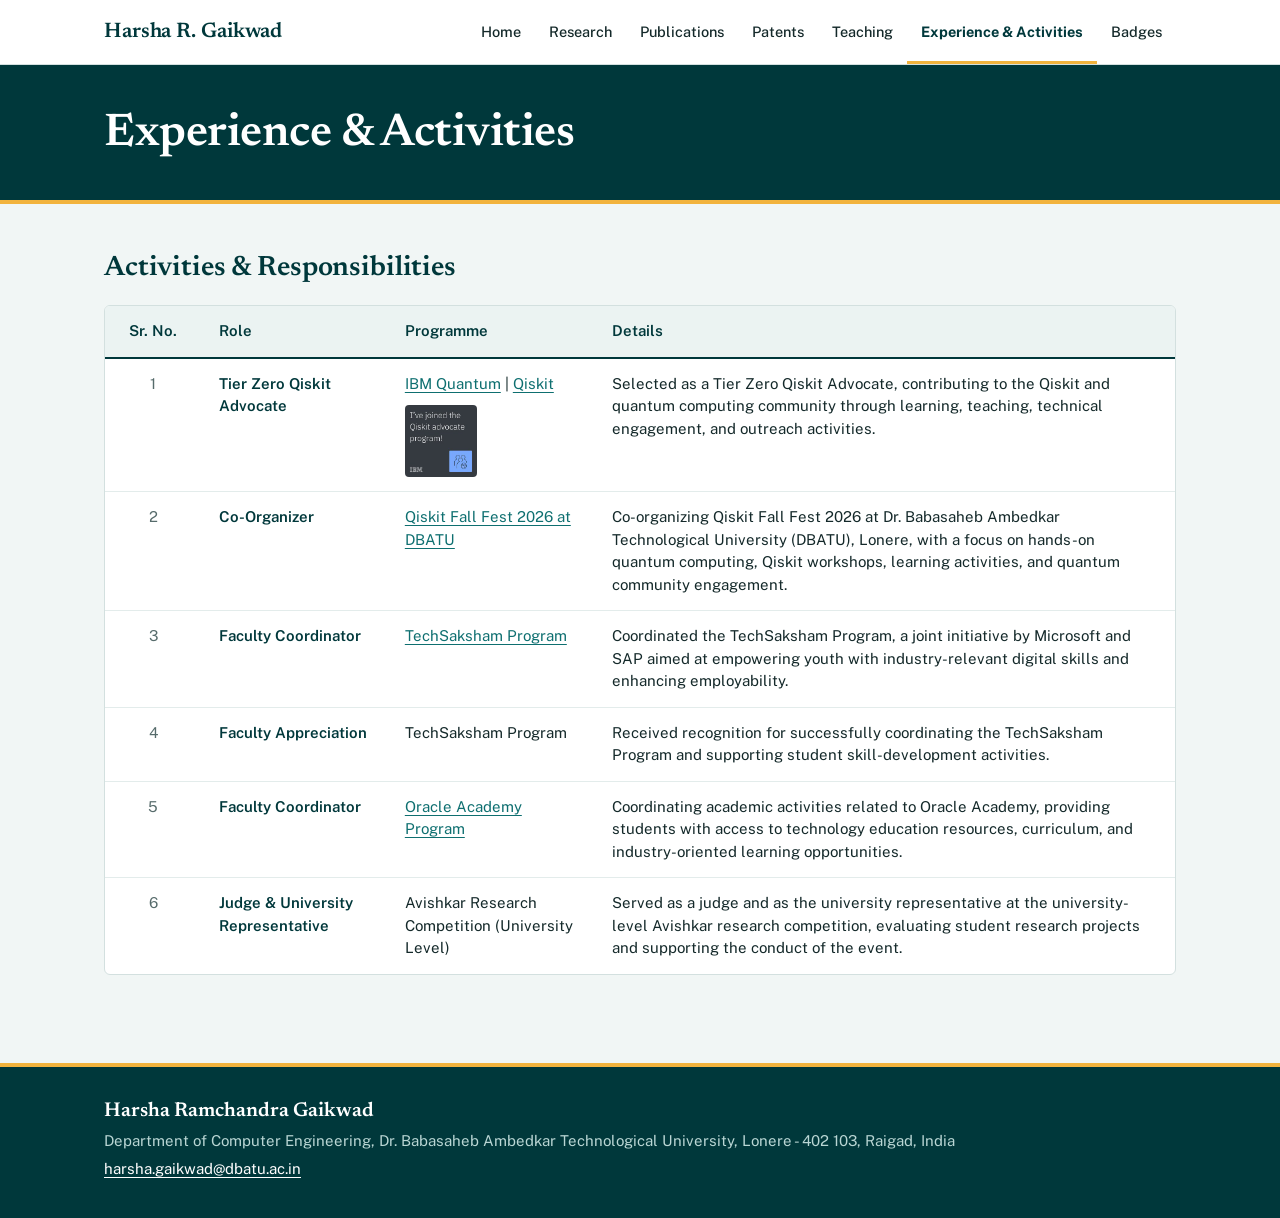
<file: Activities.html>
<!DOCTYPE html>
<html lang="en">
<head>
<meta charset="utf-8">
<meta name="viewport" content="width=device-width, initial-scale=1">
<title>Experience &amp; Activities — Harsha R. Gaikwad</title>
<meta name="description" content="IBM Qiskit Advocate role, Qiskit Fall Fest 2026, TechSaksham, Oracle Academy and Avishkar research competition.">
<meta name="theme-color" content="#00383B">
<link rel="icon" href="data:image/svg+xml,%3Csvg xmlns='http://www.w3.org/2000/svg' viewBox='0 0 32 32'%3E%3Crect width='32' height='32' rx='6' fill='%2300383B'/%3E%3Cpath d='M9 24V8h3v5h8V8h3v16h-3v-8h-8v8z' fill='%23F2B33D'/%3E%3C/svg%3E">
<link rel="stylesheet" href="style.css">
<script>document.documentElement.classList.add("js");</script>
</head>
<body>
<a class="skip-link" href="#main">Skip to content</a>

<header class="site-header">
  <div class="header-inner">
    <a class="brand" href="index.html">Harsha R. Gaikwad</a>
    <button class="menu-toggle" type="button" aria-expanded="false" aria-controls="site-nav">
      <span class="menu-icon" aria-hidden="true"></span><span>Menu</span>
    </button>
    <nav class="site-nav" id="site-nav" aria-label="Main">
      <ul>
        <li><a href="index.html">Home</a></li>
        <li><a href="research.html">Research</a></li>
        <li><a href="publications.html">Publications</a></li>
        <li><a href="patents.html">Patents</a></li>
        <li><a href="teaching.html">Teaching</a></li>
        <li><a href="Activities.html" aria-current="page">Experience &amp; Activities</a></li>
        <li><a href="badges.html">Badges</a></li>
      </ul>
    </nav>
  </div>
</header>

<main id="main">
<section class="page-band">
  <div class="page-band-inner">
    <h1>Experience &amp; Activities</h1>
  </div>
</section>

<div class="page">
  <section class="page-section" aria-labelledby="activities-heading">
    <h2 id="activities-heading">Activities &amp; Responsibilities</h2>
    <div class="table-wrap">
  <table class="data stack">
    <caption class="sr-only">Activities and responsibilities</caption>
    <thead><tr><th scope="col" class="num">Sr. No.</th><th scope="col">Role</th><th scope="col">Programme</th><th scope="col">Details</th></tr></thead>
    <tbody>
      <tr><td class="num" data-label="Sr. No.">1</td><td data-label="Role"><span class="cell-title">Tier Zero Qiskit Advocate</span></td><td data-label="Programme"><a href="https://www.ibm.com/quantum" target="_blank" rel="noopener">IBM Quantum</a> | <a href="https://www.ibm.com/quantum/qiskit" target="_blank" rel="noopener">Qiskit</a><br><img class="thumb-wide" src="qiskit-advocate.jpg" width="72" height="72" alt="IBM graphic: I&rsquo;ve joined the Qiskit advocate program"></td><td data-label="Details">Selected as a Tier Zero Qiskit Advocate, contributing to the Qiskit and quantum computing community through learning, teaching, technical engagement, and outreach activities.</td></tr>
      <tr><td class="num" data-label="Sr. No.">2</td><td data-label="Role"><span class="cell-title">Co-Organizer</span></td><td data-label="Programme"><a href="https://dbatuqiskitfallfest.github.io/" target="_blank" rel="noopener">Qiskit Fall Fest 2026 at DBATU</a></td><td data-label="Details">Co-organizing Qiskit Fall Fest 2026 at Dr. Babasaheb Ambedkar Technological University (DBATU), Lonere, with a focus on hands-on quantum computing, Qiskit workshops, learning activities, and quantum community engagement.</td></tr>
      <tr><td class="num" data-label="Sr. No.">3</td><td data-label="Role"><span class="cell-title">Faculty Coordinator</span></td><td data-label="Programme"><a href="https://techsaksham.org/" target="_blank" rel="noopener">TechSaksham Program</a></td><td data-label="Details">Coordinated the TechSaksham Program, a joint initiative by Microsoft and SAP aimed at empowering youth with industry-relevant digital skills and enhancing employability.</td></tr>
      <tr><td class="num" data-label="Sr. No.">4</td><td data-label="Role"><span class="cell-title">Faculty Appreciation</span></td><td data-label="Programme">TechSaksham Program</td><td data-label="Details">Received recognition for successfully coordinating the TechSaksham Program and supporting student skill-development activities.</td></tr>
      <tr><td class="num" data-label="Sr. No.">5</td><td data-label="Role"><span class="cell-title">Faculty Coordinator</span></td><td data-label="Programme"><a href="https://academy.oracle.com/" target="_blank" rel="noopener">Oracle Academy Program</a></td><td data-label="Details">Coordinating academic activities related to Oracle Academy, providing students with access to technology education resources, curriculum, and industry-oriented learning opportunities.</td></tr>
      <tr><td class="num" data-label="Sr. No.">6</td><td data-label="Role"><span class="cell-title">Judge &amp; University Representative</span></td><td data-label="Programme">Avishkar Research Competition (University Level)</td><td data-label="Details">Served as a judge and as the university representative at the university-level Avishkar research competition, evaluating student research projects and supporting the conduct of the event.</td></tr>
    </tbody>
  </table>
</div>
  </section>
</div>
</main>

<footer class="site-footer">
  <div class="footer-inner">
    <p class="footer-name">Harsha Ramchandra Gaikwad</p>
    <p>Department of Computer Engineering, Dr. Babasaheb Ambedkar Technological University, Lonere - 402 103, Raigad, India</p>
    <p><a href="mailto:harsha.gaikwad@dbatu.ac.in">harsha.gaikwad@dbatu.ac.in</a></p>
  </div>
</footer>

<script src="site.js"></script>
</body>
</html>
</file>
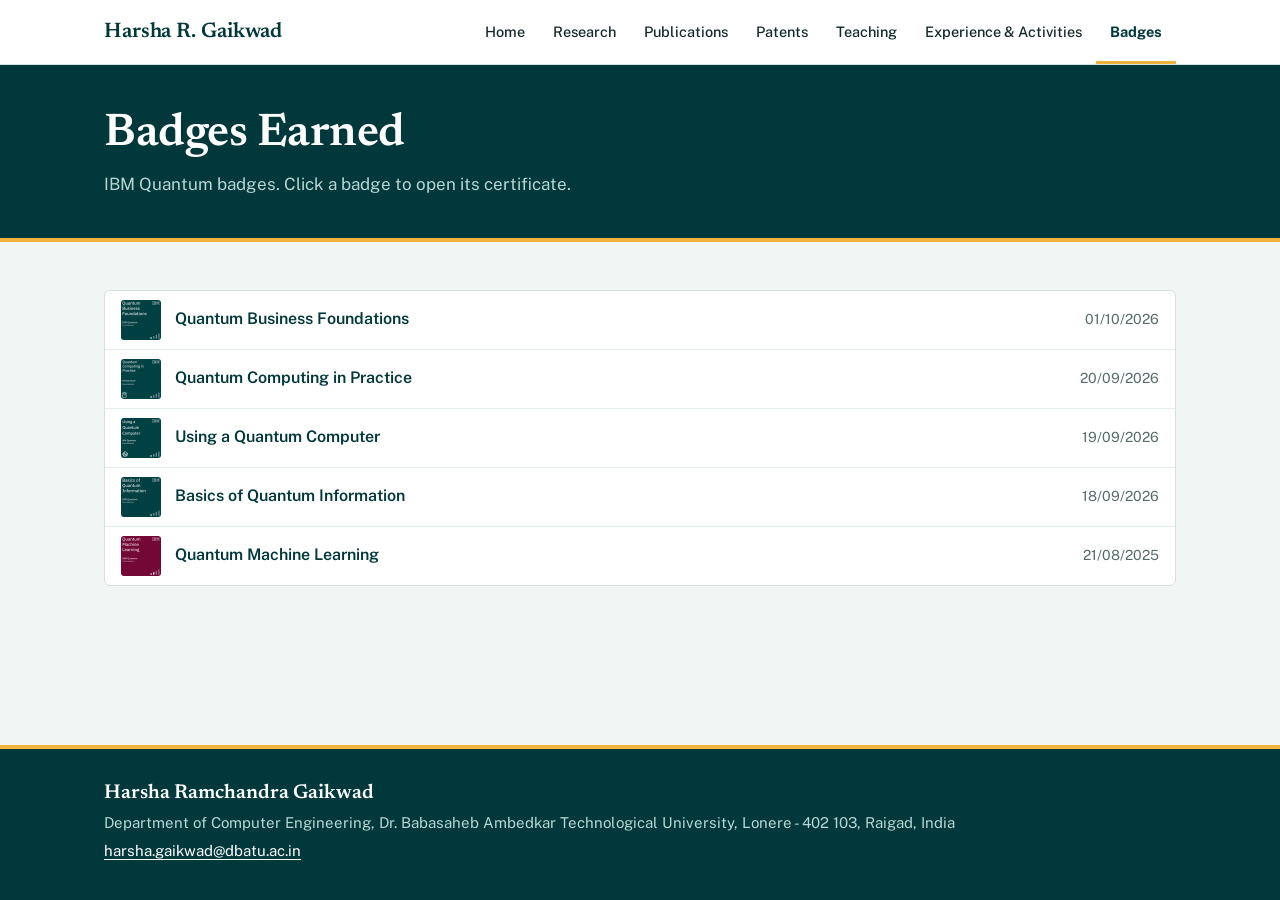
<file: badges.html>
<!DOCTYPE html>
<html lang="en">
<head>
<meta charset="utf-8">
<meta name="viewport" content="width=device-width, initial-scale=1">
<title>Badges Earned — Harsha R. Gaikwad</title>
<meta name="description" content="IBM Quantum badges earned by Harsha R. Gaikwad, each verifiable on Credly.">
<meta name="theme-color" content="#00383B">
<link rel="icon" href="data:image/svg+xml,%3Csvg xmlns='http://www.w3.org/2000/svg' viewBox='0 0 32 32'%3E%3Crect width='32' height='32' rx='6' fill='%2300383B'/%3E%3Cpath d='M9 24V8h3v5h8V8h3v16h-3v-8h-8v8z' fill='%23F2B33D'/%3E%3C/svg%3E">
<link rel="stylesheet" href="style.css">
<script>document.documentElement.classList.add("js");</script>
</head>
<body>
<a class="skip-link" href="#main">Skip to content</a>

<header class="site-header">
  <div class="header-inner">
    <a class="brand" href="index.html">Harsha R. Gaikwad</a>
    <button class="menu-toggle" type="button" aria-expanded="false" aria-controls="site-nav">
      <span class="menu-icon" aria-hidden="true"></span><span>Menu</span>
    </button>
    <nav class="site-nav" id="site-nav" aria-label="Main">
      <ul>
        <li><a href="index.html">Home</a></li>
        <li><a href="research.html">Research</a></li>
        <li><a href="publications.html">Publications</a></li>
        <li><a href="patents.html">Patents</a></li>
        <li><a href="teaching.html">Teaching</a></li>
        <li><a href="Activities.html">Experience &amp; Activities</a></li>
        <li><a href="badges.html" aria-current="page">Badges</a></li>
      </ul>
    </nav>
  </div>
</header>

<main id="main">
<section class="page-band">
  <div class="page-band-inner">
    <h1>Badges Earned</h1>
    <p>IBM Quantum badges. Click a badge to open its certificate.</p>
  </div>
</section>

<div class="page">
  <section class="page-section" aria-labelledby="badges-heading">
    <h2 id="badges-heading" class="sr-only">IBM Quantum badges</h2>
    <ul class="badge-list">
      <li><a href="https://www.credly.com/badges/b067bebb-2b26-4bb6-ae56-8d770eddd2bf" target="_blank" rel="noopener"><img src="badge-quantum-business-foundations.png" width="40" height="40" alt=""><span class="name">Quantum Business Foundations</span><span class="date">01/10/2026</span><span class="sr-only"> (opens certificate in a new tab)</span></a></li>
      <li><a href="https://www.credly.com/go/nToHlVFM" target="_blank" rel="noopener"><img src="badge-quantum-computing-in-practice.png" width="40" height="40" alt=""><span class="name">Quantum Computing in Practice</span><span class="date">20/09/2026</span><span class="sr-only"> (opens certificate in a new tab)</span></a></li>
      <li><a href="https://www.credly.com/go/11Ul8H2L" target="_blank" rel="noopener"><img src="badge-using-a-quantum-computer.png" width="40" height="40" alt=""><span class="name">Using a Quantum Computer</span><span class="date">19/09/2026</span><span class="sr-only"> (opens certificate in a new tab)</span></a></li>
      <li><a href="https://www.credly.com/badges/69fa8cc5-93af-4051-8875-c988bf9ebaf5" target="_blank" rel="noopener"><img src="badge-basics-of-quantum-information.png" width="40" height="40" alt=""><span class="name">Basics of Quantum Information</span><span class="date">18/09/2026</span><span class="sr-only"> (opens certificate in a new tab)</span></a></li>
      <li><a href="https://www.credly.com/badges/4e432b9a-17fb-47ea-a2b1-d997c7cad21f" target="_blank" rel="noopener"><img src="badge-quantum-machine-learning.png" width="40" height="40" alt=""><span class="name">Quantum Machine Learning</span><span class="date">21/08/2025</span><span class="sr-only"> (opens certificate in a new tab)</span></a></li>
    </ul>
  </section>
</div>
</main>

<footer class="site-footer">
  <div class="footer-inner">
    <p class="footer-name">Harsha Ramchandra Gaikwad</p>
    <p>Department of Computer Engineering, Dr. Babasaheb Ambedkar Technological University, Lonere - 402 103, Raigad, India</p>
    <p><a href="mailto:harsha.gaikwad@dbatu.ac.in">harsha.gaikwad@dbatu.ac.in</a></p>
  </div>
</footer>

<script src="site.js"></script>
</body>
</html>
</file>
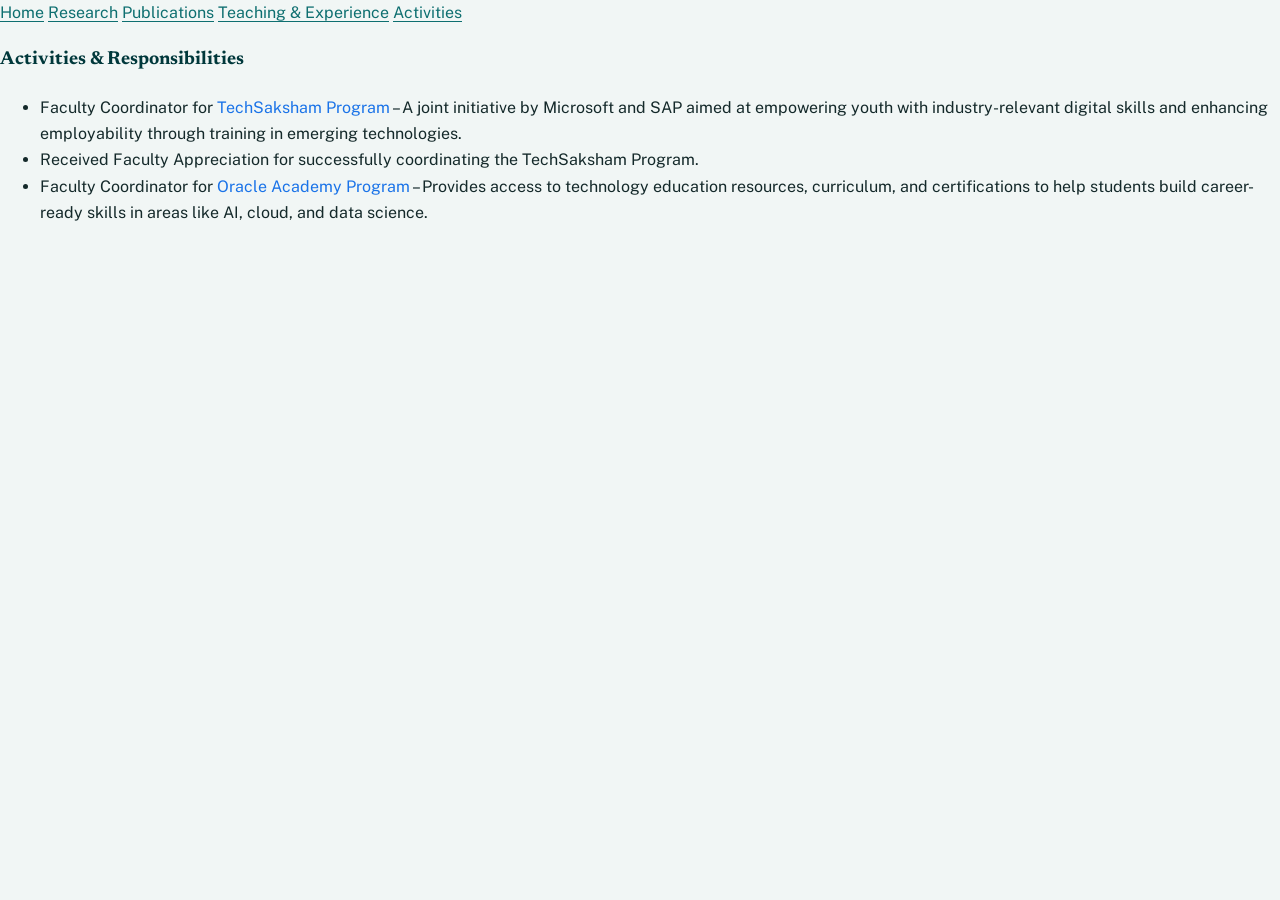
<file: contact.html>
<!DOCTYPE html>
<html>
<head>
<title>Activities</title>
<link rel="stylesheet" href="style.css">
</head>

<body>

<div class="navbar">
<a href="index.html">Home</a>
<a href="research.html">Research</a>
<a href="publications.html">Publications</a>
<a href="teaching.html">Teaching & Experience</a>
<a href="Activities.html">Activities</a>
</div>

<div class="container">



<h3>Activities & Responsibilities</h3>
<ul>
  <li>
    Faculty Coordinator for 
    <a href="https://techsaksham.org/" target="_blank" style="text-decoration:none; color:#1a73e8;">
      TechSaksham Program
    </a> – A joint initiative by Microsoft and SAP aimed at empowering youth with industry-relevant digital skills and enhancing employability through training in emerging technologies.
  </li>

  <li>
    Received Faculty Appreciation for successfully coordinating the TechSaksham Program.
  </li>

  <li>
    Faculty Coordinator for 
    <a href="https://academy.oracle.com/" target="_blank" style="text-decoration:none; color:#1a73e8;">
      Oracle Academy Program
    </a> – Provides access to technology education resources, curriculum, and certifications to help students build career-ready skills in areas like AI, cloud, and data science.
  </li>
</ul>

</div>

</body>
</html>
</file>
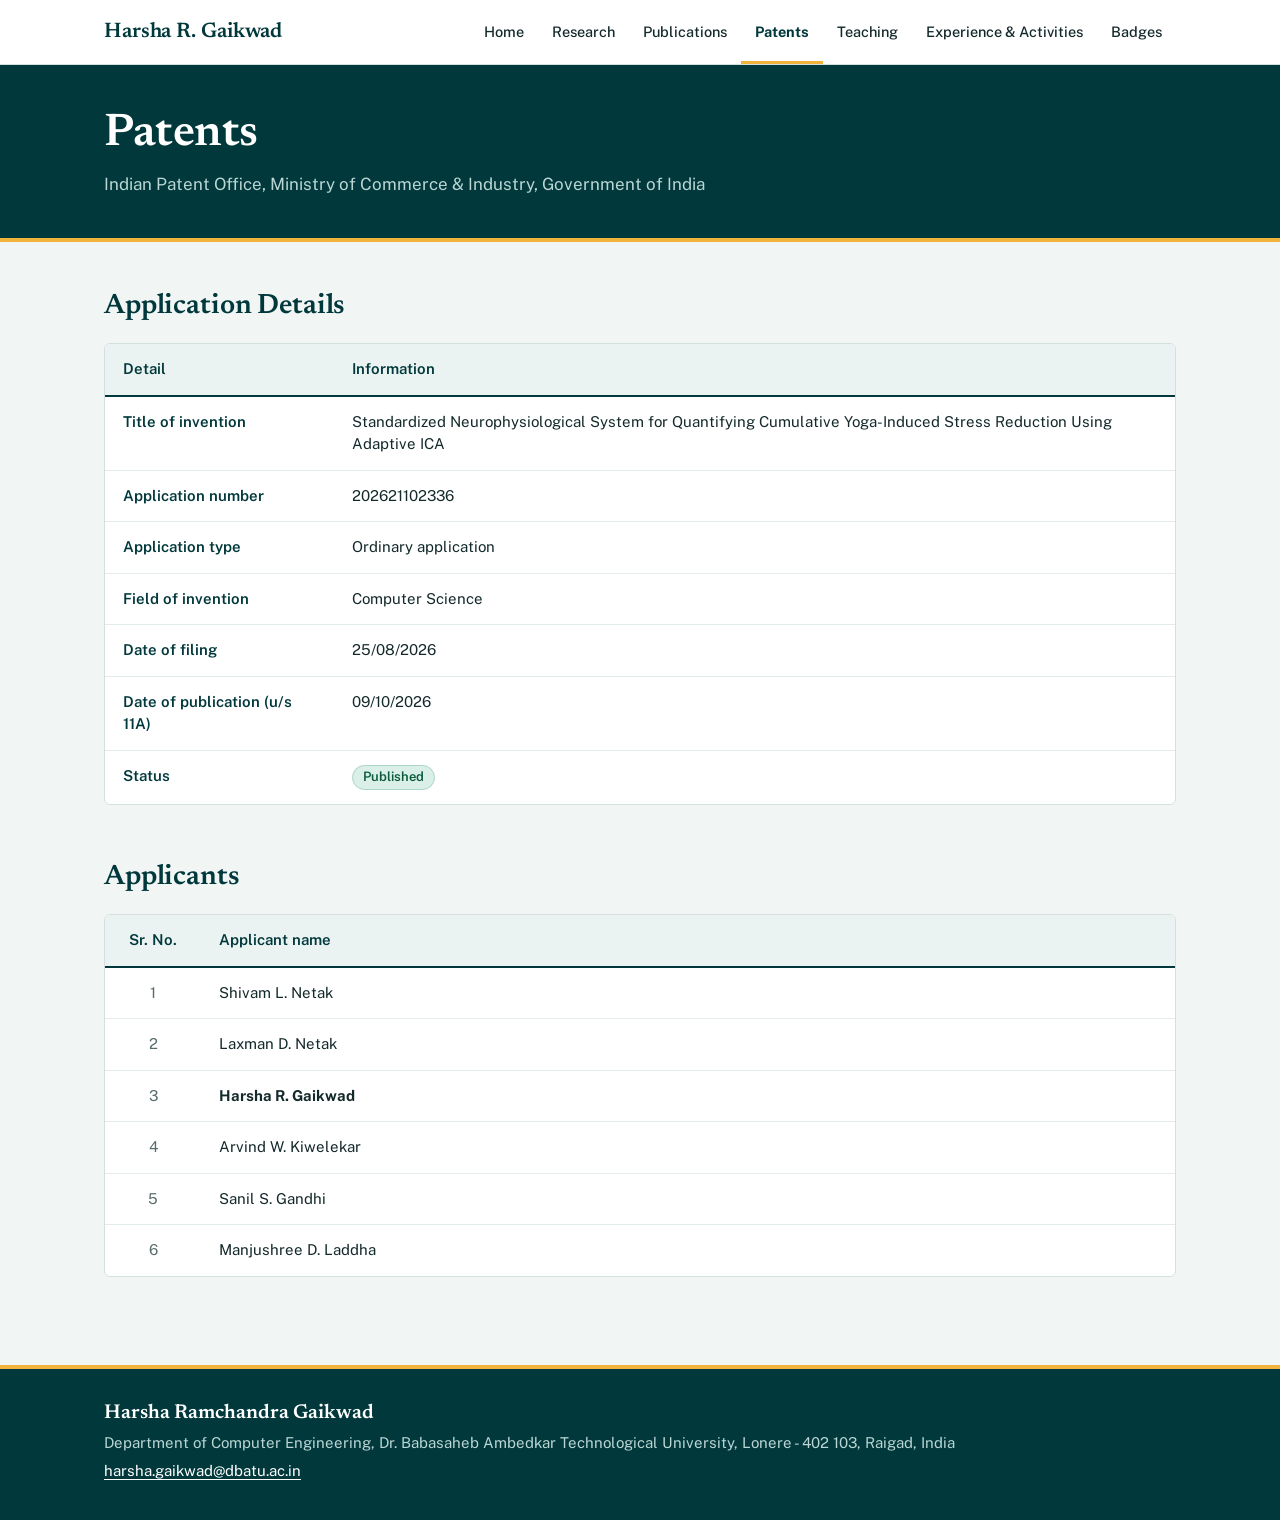
<file: patents.html>
<!DOCTYPE html>
<html lang="en">
<head>
<meta charset="utf-8">
<meta name="viewport" content="width=device-width, initial-scale=1">
<title>Patents — Harsha R. Gaikwad</title>
<meta name="description" content="Patent application 202621102336 (published): standardized neurophysiological system for quantifying cumulative yoga-induced stress reduction using adaptive ICA.">
<meta name="theme-color" content="#00383B">
<link rel="icon" href="data:image/svg+xml,%3Csvg xmlns='http://www.w3.org/2000/svg' viewBox='0 0 32 32'%3E%3Crect width='32' height='32' rx='6' fill='%2300383B'/%3E%3Cpath d='M9 24V8h3v5h8V8h3v16h-3v-8h-8v8z' fill='%23F2B33D'/%3E%3C/svg%3E">
<link rel="stylesheet" href="style.css">
<script>document.documentElement.classList.add("js");</script>
</head>
<body>
<a class="skip-link" href="#main">Skip to content</a>

<header class="site-header">
  <div class="header-inner">
    <a class="brand" href="index.html">Harsha R. Gaikwad</a>
    <button class="menu-toggle" type="button" aria-expanded="false" aria-controls="site-nav">
      <span class="menu-icon" aria-hidden="true"></span><span>Menu</span>
    </button>
    <nav class="site-nav" id="site-nav" aria-label="Main">
      <ul>
        <li><a href="index.html">Home</a></li>
        <li><a href="research.html">Research</a></li>
        <li><a href="publications.html">Publications</a></li>
        <li><a href="patents.html" aria-current="page">Patents</a></li>
        <li><a href="teaching.html">Teaching</a></li>
        <li><a href="Activities.html">Experience &amp; Activities</a></li>
        <li><a href="badges.html">Badges</a></li>
      </ul>
    </nav>
  </div>
</header>

<main id="main">
<section class="page-band">
  <div class="page-band-inner">
    <h1>Patents</h1>
    <p>Indian Patent Office, Ministry of Commerce &amp; Industry, Government of India</p>
  </div>
</section>

<div class="page">
  <section class="page-section" aria-labelledby="details-heading">
    <h2 id="details-heading">Application Details</h2>
    <div class="table-wrap">
  <table class="data stack">
    <caption class="sr-only">Patent application details</caption>
    <thead><tr><th scope="col">Detail</th><th scope="col">Information</th></tr></thead>
    <tbody>
      <tr><td data-label="Detail"><span class="cell-title">Title of invention</span></td><td data-label="Information">Standardized Neurophysiological System for Quantifying Cumulative Yoga-Induced Stress Reduction Using Adaptive ICA</td></tr>
      <tr><td data-label="Detail"><span class="cell-title">Application number</span></td><td data-label="Information">202621102336</td></tr>
      <tr><td data-label="Detail"><span class="cell-title">Application type</span></td><td data-label="Information">Ordinary application</td></tr>
      <tr><td data-label="Detail"><span class="cell-title">Field of invention</span></td><td data-label="Information">Computer Science</td></tr>
      <tr><td data-label="Detail"><span class="cell-title">Date of filing</span></td><td data-label="Information">25/08/2026</td></tr>
      <tr><td data-label="Detail"><span class="cell-title">Date of publication (u/s 11A)</span></td><td data-label="Information">09/10/2026</td></tr>
      <tr><td data-label="Detail"><span class="cell-title">Status</span></td><td data-label="Information"><span class="tag tag-done">Published</span></td></tr>
     
  </table>
</div>
  </section>

  <section class="page-section" aria-labelledby="applicants-heading">
    <h2 id="applicants-heading">Applicants</h2>
    <div class="table-wrap">
  <table class="data">
    <caption class="sr-only">Patent applicants</caption>
    <thead><tr><th scope="col" class="num">Sr. No.</th><th scope="col">Applicant name</th></tr></thead>
    <tbody>
      <tr><td class="num" data-label="Sr. No.">1</td><td data-label="Applicant name">Shivam L. Netak</td></tr>
      <tr><td class="num" data-label="Sr. No.">2</td><td data-label="Applicant name">Laxman D. Netak</td></tr>
      <tr><td class="num" data-label="Sr. No.">3</td><td data-label="Applicant name"><strong>Harsha R. Gaikwad</strong></td></tr>
      <tr><td class="num" data-label="Sr. No.">4</td><td data-label="Applicant name">Arvind W. Kiwelekar</td></tr>
      <tr><td class="num" data-label="Sr. No.">5</td><td data-label="Applicant name">Sanil S. Gandhi</td></tr>
      <tr><td class="num" data-label="Sr. No.">6</td><td data-label="Applicant name">Manjushree D. Laddha</td></tr>
    </tbody>
  </table>
</div>
  </section>
</div>
</main>

<footer class="site-footer">
  <div class="footer-inner">
    <p class="footer-name">Harsha Ramchandra Gaikwad</p>
    <p>Department of Computer Engineering, Dr. Babasaheb Ambedkar Technological University, Lonere - 402 103, Raigad, India</p>
    <p><a href="mailto:harsha.gaikwad@dbatu.ac.in">harsha.gaikwad@dbatu.ac.in</a></p>
  </div>
</footer>

<script src="site.js"></script>
</body>
</html>
</file>
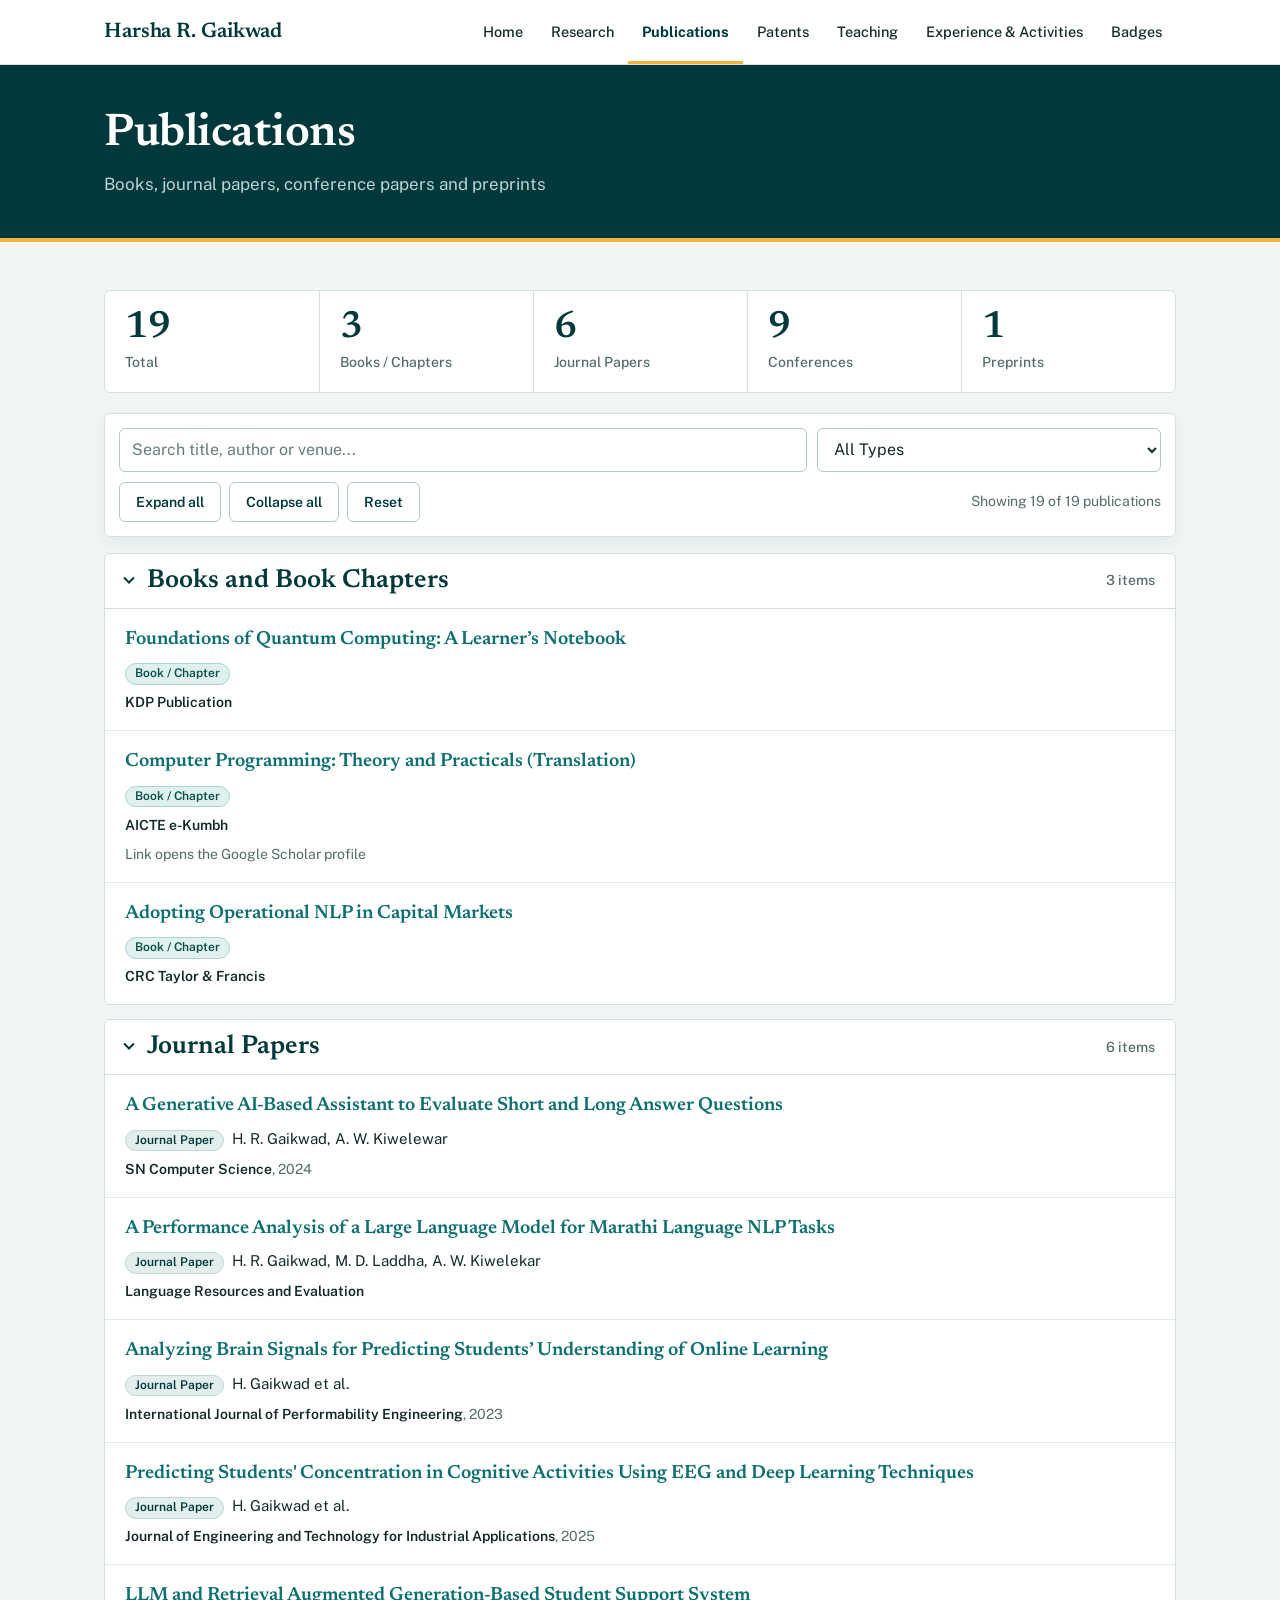
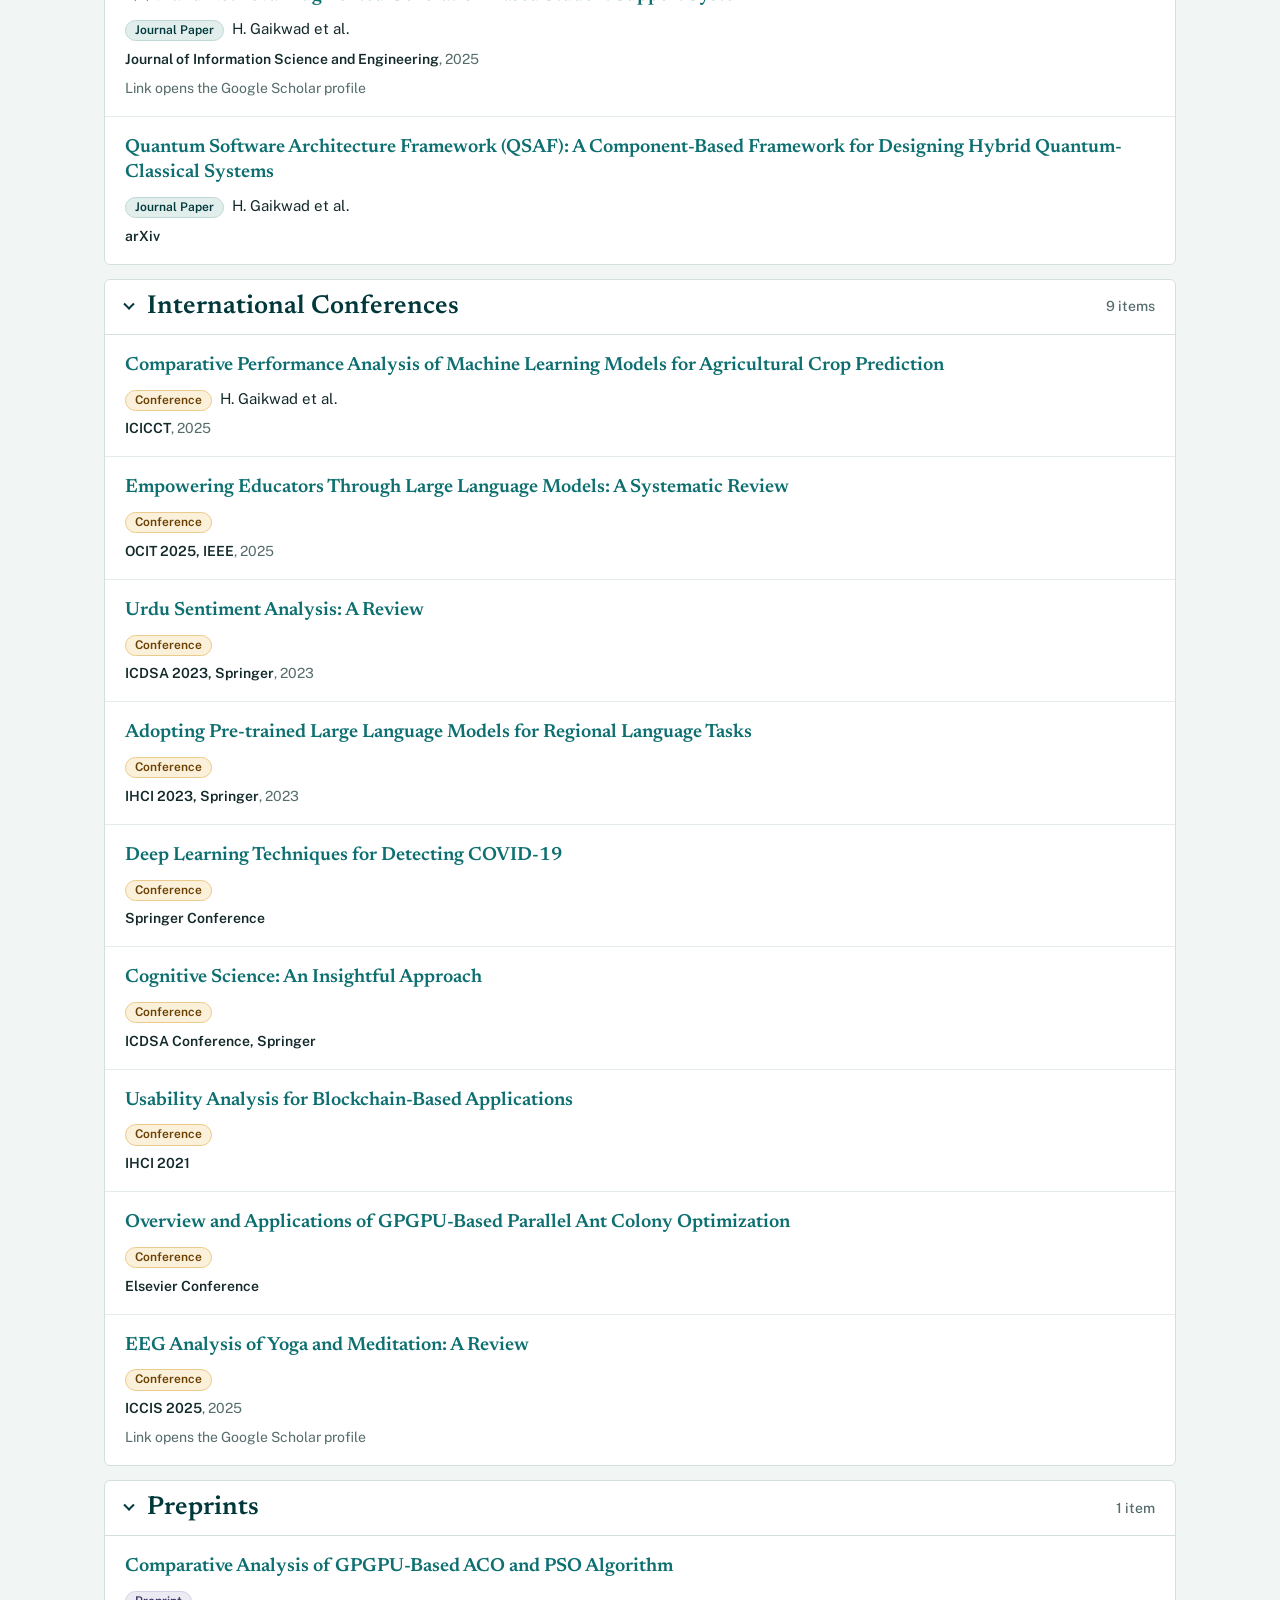
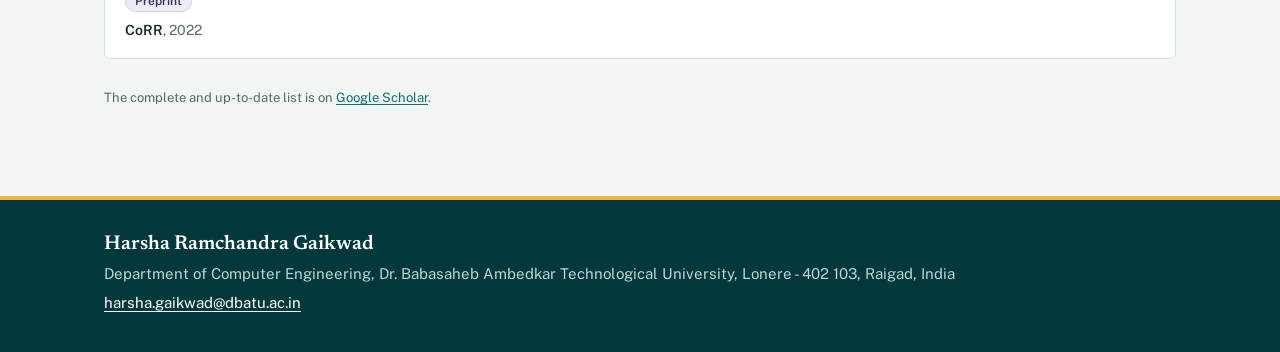
<file: publications.html>
<!DOCTYPE html>
<html lang="en">
<head>
<meta charset="utf-8">
<meta name="viewport" content="width=device-width, initial-scale=1">
<title>Publications — Harsha R. Gaikwad</title>
<meta name="description" content="Books, journal papers, international conference papers and preprints by Harsha R. Gaikwad.">
<meta name="theme-color" content="#00383B">
<link rel="icon" href="data:image/svg+xml,%3Csvg xmlns='http://www.w3.org/2000/svg' viewBox='0 0 32 32'%3E%3Crect width='32' height='32' rx='6' fill='%2300383B'/%3E%3Cpath d='M9 24V8h3v5h8V8h3v16h-3v-8h-8v8z' fill='%23F2B33D'/%3E%3C/svg%3E">
<link rel="stylesheet" href="style.css">
<script>document.documentElement.classList.add("js");</script>
</head>
<body>
<a class="skip-link" href="#main">Skip to content</a>

<header class="site-header">
  <div class="header-inner">
    <a class="brand" href="index.html">Harsha R. Gaikwad</a>
    <button class="menu-toggle" type="button" aria-expanded="false" aria-controls="site-nav">
      <span class="menu-icon" aria-hidden="true"></span><span>Menu</span>
    </button>
    <nav class="site-nav" id="site-nav" aria-label="Main">
      <ul>
        <li><a href="index.html">Home</a></li>
        <li><a href="research.html">Research</a></li>
        <li><a href="publications.html" aria-current="page">Publications</a></li>
        <li><a href="patents.html">Patents</a></li>
        <li><a href="teaching.html">Teaching</a></li>
        <li><a href="Activities.html">Experience &amp; Activities</a></li>
        <li><a href="badges.html">Badges</a></li>
      </ul>
    </nav>
  </div>
</header>

<main id="main">
<section class="page-band">
  <div class="page-band-inner">
    <h1>Publications</h1>
    <p>Books, journal papers, conference papers and preprints</p>
  </div>
</section>

<div class="page">
  <dl class="stats five">
    <div class="stat"><dt>Total</dt><dd id="total">0</dd></div>
    <div class="stat"><dt>Books / Chapters</dt><dd id="books">0</dd></div>
    <div class="stat"><dt>Journal Papers</dt><dd id="journals">0</dd></div>
    <div class="stat"><dt>Conferences</dt><dd id="conf">0</dd></div>
    <div class="stat"><dt>Preprints</dt><dd id="pre">0</dd></div>
  </dl>

  <div class="controls" role="search">
    <div class="control-row" style="grid-template-columns: 2fr 1fr">
      <label class="sr-only" for="search">Search publications</label>
      <input id="search" type="search" placeholder="Search title, author or venue..." autocomplete="off">

      <label class="sr-only" for="type">Filter by type</label>
      <select id="type">
        <option value="">All Types</option>
        <option>Book / Chapter</option>
        <option>Journal Paper</option>
        <option>Conference</option>
        <option>Preprint</option>
      </select>
    </div>

    <div class="control-actions">
      <button class="btn" id="expand" type="button">Expand all</button>
      <button class="btn" id="collapse" type="button">Collapse all</button>
      <button class="btn" id="reset" type="button">Reset</button>
      <p class="result-count" id="count" aria-live="polite"></p>
    </div>
  </div>

  <div id="results"></div>

  <div id="empty" class="empty" hidden>No publications match your search.</div>

  <p class="source-note">
    The complete and up-to-date list is on <a href="https://scholar.google.com/citations?user=UqezAY8AAAAJ&amp;hl=en" target="_blank" rel="noopener">Google Scholar</a>.
  </p>
</div>
</main>

<footer class="site-footer">
  <div class="footer-inner">
    <p class="footer-name">Harsha Ramchandra Gaikwad</p>
    <p>Department of Computer Engineering, Dr. Babasaheb Ambedkar Technological University, Lonere - 402 103, Raigad, India</p>
    <p><a href="mailto:harsha.gaikwad@dbatu.ac.in">harsha.gaikwad@dbatu.ac.in</a></p>
  </div>
</footer>

<script src="site.js"></script>
<script>
(function () {
    "use strict";
    const publications = [{"type": "Book / Chapter", "title": "Foundations of Quantum Computing: A Learner’s Notebook", "url": "https://www.amazon.co.jp/-/en/Arvind-W-Kiwelekar/dp/B0GKHGV92S", "author": "", "venue": "KDP Publication", "year": "", "note": ""}, {"type": "Book / Chapter", "title": "Computer Programming: Theory and Practicals (Translation)", "url": "https://scholar.google.com/citations?user=UqezAY8AAAAJ&hl=en", "author": "", "venue": "AICTE e-Kumbh", "year": "", "note": "Link opens the Google Scholar profile"}, {"type": "Book / Chapter", "title": "Adopting Operational NLP in Capital Markets", "url": "https://www.taylorfrancis.com/chapters/edit/10.1201/9781032658056-9/operational-nlp-capital-markets-atul-gupta-mahboob-alam-harsha-gaikwad-charu-gandhi", "author": "", "venue": "CRC Taylor & Francis", "year": "", "note": ""}, {"type": "Journal Paper", "title": "A Generative AI-Based Assistant to Evaluate Short and Long Answer Questions", "url": "https://link.springer.com/article/10.1007/s42979-024-02965-4", "author": "H. R. Gaikwad, A. W. Kiwelewar", "venue": "SN Computer Science", "year": "2024", "note": ""}, {"type": "Journal Paper", "title": "A Performance Analysis of a Large Language Model for Marathi Language NLP Tasks", "url": "https://link.springer.com/article/10.1007/s10579-026-09915-x", "author": "H. R. Gaikwad, M. D. Laddha, A. W. Kiwelekar", "venue": "Language Resources and Evaluation", "year": "", "note": ""}, {"type": "Journal Paper", "title": "Analyzing Brain Signals for Predicting Students’ Understanding of Online Learning", "url": "https://www.ijpe-online.com/EN/abstract/abstract4791.shtml", "author": "H. Gaikwad et al.", "venue": "International Journal of Performability Engineering", "year": "2023", "note": ""}, {"type": "Journal Paper", "title": "Predicting Students' Concentration in Cognitive Activities Using EEG and Deep Learning Techniques", "url": "https://itegam-jetia.org/journal/index.php/jetia/en/article/view/2967", "author": "H. Gaikwad et al.", "venue": "Journal of Engineering and Technology for Industrial Applications", "year": "2025", "note": ""}, {"type": "Journal Paper", "title": "LLM and Retrieval Augmented Generation-Based Student Support System", "url": "https://scholar.google.com/citations?user=UqezAY8AAAAJ&hl=en", "author": "H. Gaikwad et al.", "venue": "Journal of Information Science and Engineering", "year": "2025", "note": "Link opens the Google Scholar profile"}, {"type": "Journal Paper", "title": "Quantum Software Architecture Framework (QSAF): A Component-Based Framework for Designing Hybrid Quantum-Classical Systems", "url": "https://arxiv.org/abs/2605.01800", "author": "H. Gaikwad et al.", "venue": "arXiv", "year": "", "note": ""}, {"type": "Conference", "title": "Comparative Performance Analysis of Machine Learning Models for Agricultural Crop Prediction", "url": "https://link.springer.com/chapter/10.1007/978-3-032-08600-6_18", "author": "H. Gaikwad et al.", "venue": "ICICCT", "year": "2025", "note": ""}, {"type": "Conference", "title": "Empowering Educators Through Large Language Models: A Systematic Review", "url": "https://ieeexplore.ieee.org/abstract/document/11400143", "author": "", "venue": "OCIT 2025, IEEE", "year": "2025", "note": ""}, {"type": "Conference", "title": "Urdu Sentiment Analysis: A Review", "url": "https://link.springer.com/chapter/10.1007/978-981-99-7817-5_34", "author": "", "venue": "ICDSA 2023, Springer", "year": "2023", "note": ""}, {"type": "Conference", "title": "Adopting Pre-trained Large Language Models for Regional Language Tasks", "url": "https://link.springer.com/chapter/10.1007/978-3-031-53827-8_2", "author": "", "venue": "IHCI 2023, Springer", "year": "2023", "note": ""}, {"type": "Conference", "title": "Deep Learning Techniques for Detecting COVID-19", "url": "https://link.springer.com/chapter/10.1007/978-981-99-2100-3_26", "author": "", "venue": "Springer Conference", "year": "", "note": ""}, {"type": "Conference", "title": "Cognitive Science: An Insightful Approach", "url": "https://link.springer.com/chapter/10.1007/978-981-19-6634-7_14", "author": "", "venue": "ICDSA Conference, Springer", "year": "", "note": ""}, {"type": "Conference", "title": "Usability Analysis for Blockchain-Based Applications", "url": "https://link.springer.com/chapter/10.1007/978-3-030-98404-5_33", "author": "", "venue": "IHCI 2021", "year": "", "note": ""}, {"type": "Conference", "title": "Overview and Applications of GPGPU-Based Parallel Ant Colony Optimization", "url": "https://scholar.google.com/citations?view_op=view_citation&hl=en&user=UqezAY8AAAAJ&citation_for_view=UqezAY8AAAAJ:u-x6o8ySG0sC", "author": "", "venue": "Elsevier Conference", "year": "", "note": ""}, {"type": "Conference", "title": "EEG Analysis of Yoga and Meditation: A Review", "url": "https://scholar.google.com/citations?user=UqezAY8AAAAJ&hl=en", "author": "", "venue": "ICCIS 2025", "year": "2025", "note": "Link opens the Google Scholar profile"}, {"type": "Preprint", "title": "Comparative Analysis of GPGPU-Based ACO and PSO Algorithm", "url": "https://arxiv.org/abs/2203.12239", "author": "", "venue": "CoRR", "year": "2022", "note": ""}];

    const GROUPS = [
        ["Book / Chapter", "Books and Book Chapters", "t-book"],
        ["Journal Paper", "Journal Papers", "t-journal"],
        ["Conference", "International Conferences", "t-conf"],
        ["Preprint", "Preprints", "t-preprint"]
    ];

    const $ = (id) => document.getElementById(id);
    const results = $("results"), search = $("search"), type = $("type"),
          empty = $("empty"), count = $("count");

    function esc(v) {
        return String(v == null ? "" : v).replace(/[&<>"']/g, (c) => ({
            "&": "&amp;", "<": "&lt;", ">": "&gt;", '"': "&quot;", "'": "&#39;" }[c]));
    }

    const n = (t) => publications.filter((p) => p.type === t).length;
    $("total").textContent = publications.length;
    $("books").textContent = n("Book / Chapter");
    $("journals").textContent = n("Journal Paper");
    $("conf").textContent = n("Conference");
    $("pre").textContent = n("Preprint");

    function card(p, cls) {
        const el = document.createElement("article");
        el.className = "pub";
        const src = [p.venue ? "<b>" + esc(p.venue) + "</b>" : "", esc(p.year)].filter(Boolean).join(", ");
        el.innerHTML =
            '<h3><a href="' + esc(p.url) + '" target="_blank" rel="noopener noreferrer">' + esc(p.title) + "</a></h3>" +
            '<p class="authors"><span class="tag ' + cls + '">' + esc(p.type) + "</span>" + esc(p.author) + "</p>" +
            (src ? '<p class="source">' + src + "</p>" : "") +
            (p.note ? '<p class="source">' + esc(p.note) + "</p>" : "");
        return el;
    }

    function render() {
        const q = search.value.toLowerCase().trim(), tf = type.value;
        const filtered = publications.filter((p) =>
            (!tf || p.type === tf) &&
            (!q || [p.title, p.author, p.venue, p.year, p.type].join(" ").toLowerCase().includes(q)));

        results.innerHTML = "";
        GROUPS.forEach(([t, label, cls]) => {
            const items = filtered.filter((p) => p.type === t);
            if (!items.length) return;
            const d = document.createElement("details");
            d.className = "year";
            d.open = true;
            const s = document.createElement("summary");
            s.innerHTML = '<span class="year-label">' + esc(label) + "</span>" +
                '<span class="count">' + items.length + (items.length === 1 ? " item" : " items") + "</span>";
            d.appendChild(s);
            items.forEach((p) => d.appendChild(card(p, cls)));
            results.appendChild(d);
        });

        empty.hidden = filtered.length > 0;
        count.textContent = "Showing " + filtered.length + " of " + publications.length + " publications";
    }

    search.addEventListener("input", render);
    type.addEventListener("change", render);
    $("reset").addEventListener("click", () => { search.value = ""; type.value = ""; render(); });
    $("expand").addEventListener("click", () => document.querySelectorAll(".year").forEach((d) => { d.open = true; }));
    $("collapse").addEventListener("click", () => document.querySelectorAll(".year").forEach((d) => { d.open = false; }));
    render();
})();
</script>
</body>
</html>
</file>
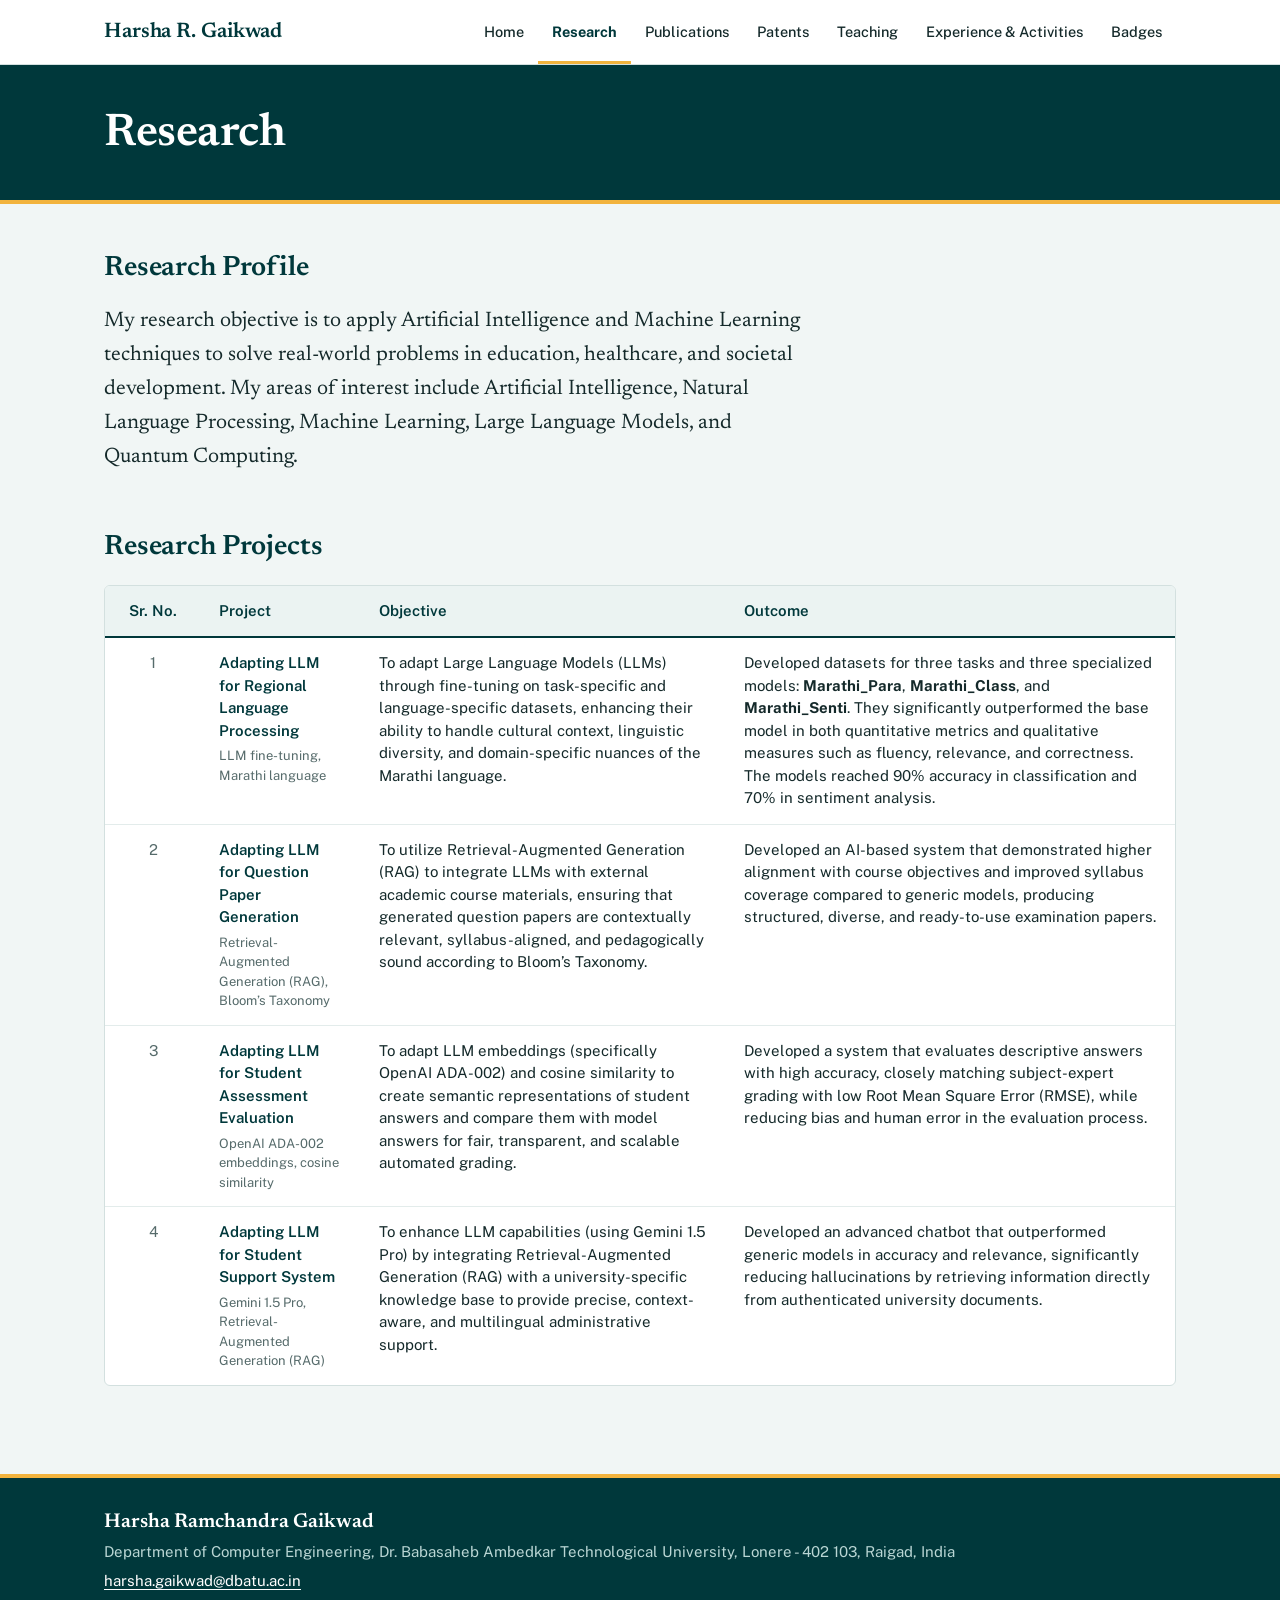
<file: research.html>
<!DOCTYPE html>
<html lang="en">
<head>
<meta charset="utf-8">
<meta name="viewport" content="width=device-width, initial-scale=1">
<title>Research — Harsha R. Gaikwad</title>
<meta name="description" content="Research projects: adapting large language models for Marathi, question paper generation, student assessment and student support.">
<meta name="theme-color" content="#00383B">
<link rel="icon" href="data:image/svg+xml,%3Csvg xmlns='http://www.w3.org/2000/svg' viewBox='0 0 32 32'%3E%3Crect width='32' height='32' rx='6' fill='%2300383B'/%3E%3Cpath d='M9 24V8h3v5h8V8h3v16h-3v-8h-8v8z' fill='%23F2B33D'/%3E%3C/svg%3E">
<link rel="stylesheet" href="style.css">
<script>document.documentElement.classList.add("js");</script>
</head>
<body>
<a class="skip-link" href="#main">Skip to content</a>

<header class="site-header">
  <div class="header-inner">
    <a class="brand" href="index.html">Harsha R. Gaikwad</a>
    <button class="menu-toggle" type="button" aria-expanded="false" aria-controls="site-nav">
      <span class="menu-icon" aria-hidden="true"></span><span>Menu</span>
    </button>
    <nav class="site-nav" id="site-nav" aria-label="Main">
      <ul>
        <li><a href="index.html">Home</a></li>
        <li><a href="research.html" aria-current="page">Research</a></li>
        <li><a href="publications.html">Publications</a></li>
        <li><a href="patents.html">Patents</a></li>
        <li><a href="teaching.html">Teaching</a></li>
        <li><a href="Activities.html">Experience &amp; Activities</a></li>
        <li><a href="badges.html">Badges</a></li>
      </ul>
    </nav>
  </div>
</header>

<main id="main">
<section class="page-band">
  <div class="page-band-inner">
    <h1>Research</h1>
  </div>
</section>

<div class="page">
  <section class="page-section" aria-labelledby="profile-heading">
    <h2 id="profile-heading">Research Profile</h2>
    <p class="lead">
      My research objective is to apply Artificial Intelligence and Machine Learning techniques to solve real-world problems in education,
      healthcare, and societal development. My areas of interest include Artificial Intelligence, Natural Language Processing,
      Machine Learning, Large Language Models, and Quantum Computing.
    </p>
  </section>

  <section class="page-section" aria-labelledby="projects-heading">
    <h2 id="projects-heading">Research Projects</h2>
    <div class="table-wrap">
  <table class="data stack">
    <caption class="sr-only">Research projects</caption>
    <thead><tr><th scope="col" class="num">Sr. No.</th><th scope="col">Project</th><th scope="col">Objective</th><th scope="col">Outcome</th></tr></thead>
    <tbody>
      <tr><td class="num" data-label="Sr. No.">1</td><td data-label="Project"><span class="cell-title">Adapting LLM for Regional Language Processing</span><span class="sub">LLM fine-tuning, Marathi language</span></td><td data-label="Objective">To adapt Large Language Models (LLMs) through fine-tuning on task-specific and language-specific datasets, enhancing their ability to handle cultural context, linguistic diversity, and domain-specific nuances of the Marathi language.</td><td data-label="Outcome">Developed datasets for three tasks and three specialized models: <strong>Marathi_Para</strong>, <strong>Marathi_Class</strong>, and <strong>Marathi_Senti</strong>. They significantly outperformed the base model in both quantitative metrics and qualitative measures such as fluency, relevance, and correctness. The models reached 90% accuracy in classification and 70% in sentiment analysis.</td></tr>
      <tr><td class="num" data-label="Sr. No.">2</td><td data-label="Project"><span class="cell-title">Adapting LLM for Question Paper Generation</span><span class="sub">Retrieval-Augmented Generation (RAG), Bloom&rsquo;s Taxonomy</span></td><td data-label="Objective">To utilize Retrieval-Augmented Generation (RAG) to integrate LLMs with external academic course materials, ensuring that generated question papers are contextually relevant, syllabus-aligned, and pedagogically sound according to Bloom&rsquo;s Taxonomy.</td><td data-label="Outcome">Developed an AI-based system that demonstrated higher alignment with course objectives and improved syllabus coverage compared to generic models, producing structured, diverse, and ready-to-use examination papers.</td></tr>
      <tr><td class="num" data-label="Sr. No.">3</td><td data-label="Project"><span class="cell-title">Adapting LLM for Student Assessment Evaluation</span><span class="sub">OpenAI ADA-002 embeddings, cosine similarity</span></td><td data-label="Objective">To adapt LLM embeddings (specifically OpenAI ADA-002) and cosine similarity to create semantic representations of student answers and compare them with model answers for fair, transparent, and scalable automated grading.</td><td data-label="Outcome">Developed a system that evaluates descriptive answers with high accuracy, closely matching subject-expert grading with low Root Mean Square Error (RMSE), while reducing bias and human error in the evaluation process.</td></tr>
      <tr><td class="num" data-label="Sr. No.">4</td><td data-label="Project"><span class="cell-title">Adapting LLM for Student Support System</span><span class="sub">Gemini 1.5 Pro, Retrieval-Augmented Generation (RAG)</span></td><td data-label="Objective">To enhance LLM capabilities (using Gemini 1.5 Pro) by integrating Retrieval-Augmented Generation (RAG) with a university-specific knowledge base to provide precise, context-aware, and multilingual administrative support.</td><td data-label="Outcome">Developed an advanced chatbot that outperformed generic models in accuracy and relevance, significantly reducing hallucinations by retrieving information directly from authenticated university documents.</td></tr>
    </tbody>
  </table>
</div>
  </section>
</div>
</main>

<footer class="site-footer">
  <div class="footer-inner">
    <p class="footer-name">Harsha Ramchandra Gaikwad</p>
    <p>Department of Computer Engineering, Dr. Babasaheb Ambedkar Technological University, Lonere - 402 103, Raigad, India</p>
    <p><a href="mailto:harsha.gaikwad@dbatu.ac.in">harsha.gaikwad@dbatu.ac.in</a></p>
  </div>
</footer>

<script src="site.js"></script>
</body>
</html>
</file>
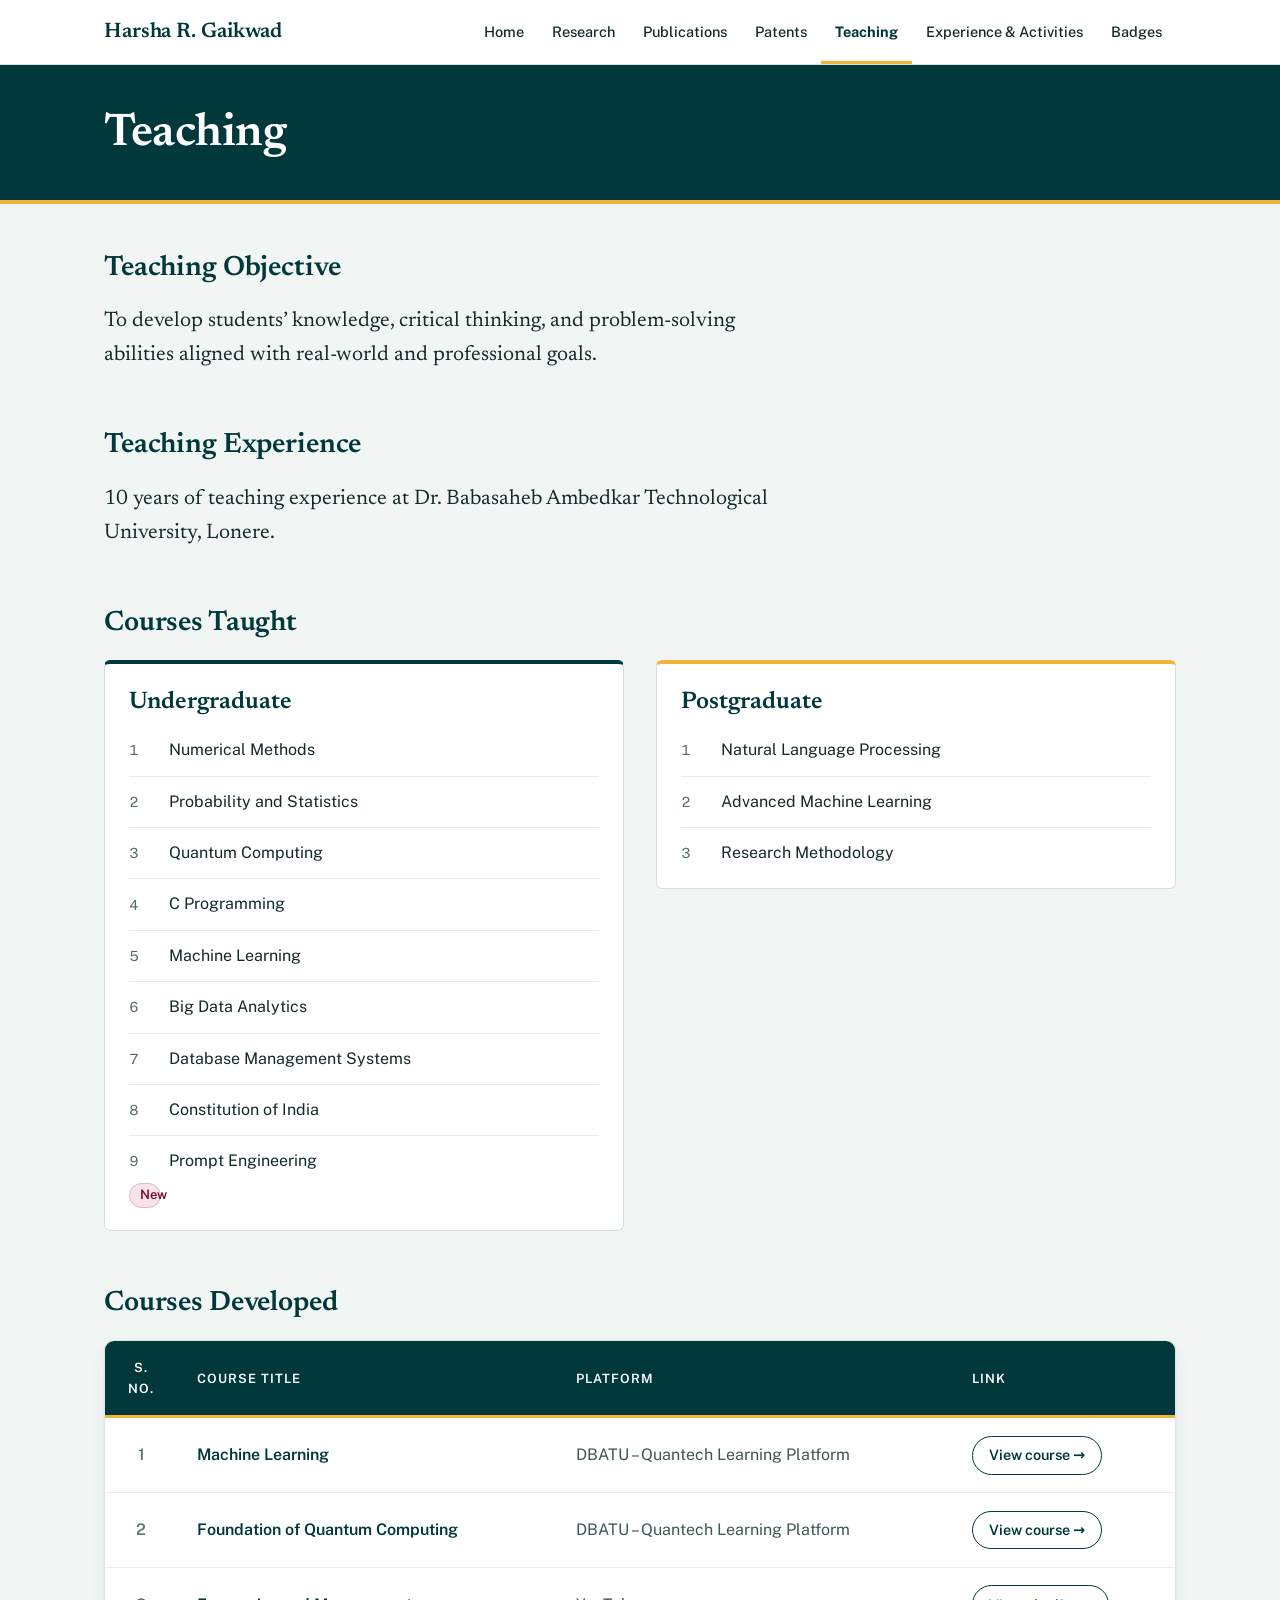
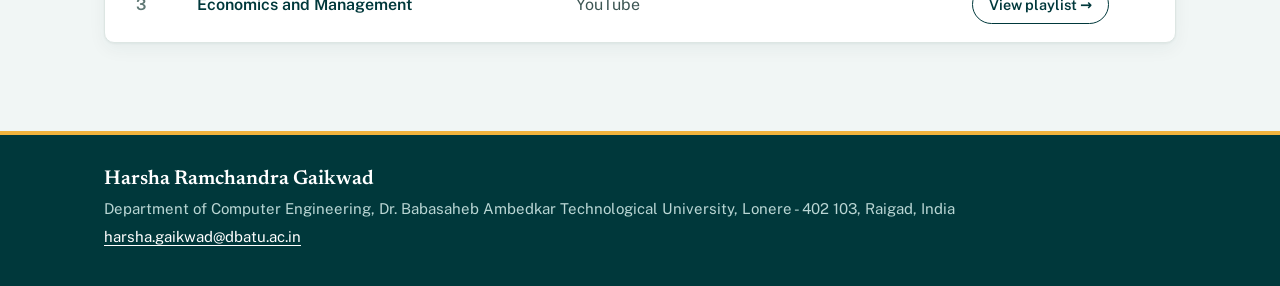
<file: teaching.html>
<!DOCTYPE html>
<html lang="en">
<head>
<meta charset="utf-8">
<meta name="viewport" content="width=device-width, initial-scale=1">
<title>Teaching — Harsha R. Gaikwad</title>
<meta name="description" content="Teaching objective and courses taught at undergraduate and postgraduate level.">
<meta name="theme-color" content="#00383B">
<link rel="icon" href="data:image/svg+xml,%3Csvg xmlns='http://www.w3.org/2000/svg' viewBox='0 0 32 32'%3E%3Crect width='32' height='32' rx='6' fill='%2300383B'/%3E%3Cpath d='M9 24V8h3v5h8V8h3v16h-3v-8h-8v8z' fill='%23F2B33D'/%3E%3C/svg%3E">
<link rel="stylesheet" href="style.css">
<style>
/* ===== Courses Developed table ===== */
.table-wrap {
  background: #fff;
  border: 1px solid #dde6e3;
  border-radius: 10px;
  box-shadow: 0 1px 2px rgba(0, 56, 59, .05), 0 6px 18px rgba(0, 56, 59, .05);
  overflow-x: auto;
}

.course-table {
  width: 100%;
  min-width: 640px;
  border-collapse: collapse;
  font-size: 1rem;
}

.course-table thead th {
  padding: 1rem 1.25rem;
  background: #00383B;
  color: #fff;
  font-size: .8rem;
  font-weight: 600;
  letter-spacing: .08em;
  text-transform: uppercase;
  text-align: left;
  border-bottom: 3px solid #F2B33D;
}

.course-table tbody td {
  padding: 1.1rem 1.25rem;
  text-align: left;
  vertical-align: middle;
  border-bottom: 1px solid #e6edea;
}

.course-table tbody tr:last-child td { border-bottom: 0; }
.course-table tbody tr { transition: background-color .15s ease; }
.course-table tbody tr:hover { background: #f3f8f6; }

/* S. No. column */
.course-table th:first-child,
.course-table td:first-child {
  width: 4.5rem;
  text-align: center;
}
.course-table td:first-child {
  color: #5f7774;
  font-weight: 600;
}

/* Course title column */
.course-table td:nth-child(2) {
  color: #00383B;
  font-weight: 600;
}

/* Platform column */
.course-table td:nth-child(3) { color: #3d5654; }

/* Link column: pill button */
.course-table td:last-child a {
  display: inline-block;
  padding: .4rem 1rem;
  border: 1.5px solid #00383B;
  border-radius: 999px;
  color: #00383B;
  font-size: .9rem;
  font-weight: 600;
  text-decoration: none;
  white-space: nowrap;
  transition: background-color .15s ease, color .15s ease, border-color .15s ease;
}
.course-table td:last-child a::after {
  content: " \2192";
}
.course-table td:last-child a:hover,
.course-table td:last-child a:focus-visible {
  background: #00383B;
  color: #F2B33D;
}

/* Visually hidden caption (accessibility) */
.sr-only {
  position: absolute;
  width: 1px;
  height: 1px;
  overflow: hidden;
  clip: rect(0 0 0 0);
  white-space: nowrap;
}

@media (max-width: 600px) {
  .course-table thead th,
  .course-table tbody td { padding: .8rem .9rem; }
}
</style>
<script>document.documentElement.classList.add("js");</script>
</head>
<body>
<a class="skip-link" href="#main">Skip to content</a>

<header class="site-header">
  <div class="header-inner">
    <a class="brand" href="index.html">Harsha R. Gaikwad</a>
    <button class="menu-toggle" type="button" aria-expanded="false" aria-controls="site-nav">
      <span class="menu-icon" aria-hidden="true"></span><span>Menu</span>
    </button>
    <nav class="site-nav" id="site-nav" aria-label="Main">
      <ul>
        <li><a href="index.html">Home</a></li>
        <li><a href="research.html">Research</a></li>
        <li><a href="publications.html">Publications</a></li>
        <li><a href="patents.html">Patents</a></li>
        <li><a href="teaching.html" aria-current="page">Teaching</a></li>
        <li><a href="Activities.html">Experience &amp; Activities</a></li>
        <li><a href="badges.html">Badges</a></li>
      </ul>
    </nav>
  </div>
</header>

<main id="main">
<section class="page-band">
  <div class="page-band-inner">
    <h1>Teaching</h1>
  </div>
</section>

<div class="page">
  <section class="page-section" aria-labelledby="objective-heading">
    <h2 id="objective-heading">Teaching Objective</h2>
    <p class="lead">
      To develop students&rsquo; knowledge, critical thinking, and problem-solving abilities
      aligned with real-world and professional goals.
    </p>
  </section>

  <section class="page-section" aria-labelledby="experience-heading">
    <h2 id="experience-heading">Teaching Experience</h2>
    <p class="lead">
      10 years of teaching experience at Dr. Babasaheb Ambedkar Technological University, Lonere.
    </p>
  </section>

  <section class="page-section" aria-labelledby="courses-heading">
    <h2 id="courses-heading">Courses Taught</h2>
    <div class="course-grid">
      <div class="course-col">
        <h3>Undergraduate</h3>
        <ol class="course-list">
          <li>Numerical Methods</li>
          <li>Probability and Statistics</li>
          <li>Quantum Computing</li>
          <li>C Programming</li>
          <li>Machine Learning</li>
          <li>Big Data Analytics</li>
          <li>Database Management Systems</li>
          <li>Constitution of India</li>
          <li>Prompt Engineering <span class="tag tag-new">New</span></li>
        </ol>
      </div>
      <div class="course-col pg">
        <h3>Postgraduate</h3>
        <ol class="course-list">
          <li>Natural Language Processing</li>
          <li>Advanced Machine Learning</li>
          <li>Research Methodology</li>
        </ol>
      </div>
    </div>
  </section>

  <section class="page-section" aria-labelledby="developed-heading">
    <h2 id="developed-heading">Courses Developed</h2>
    <div class="table-wrap">
      <table class="course-table">
        <caption class="sr-only">Online courses developed</caption>
        <thead>
          <tr>
            <th scope="col">S. No.</th>
            <th scope="col">Course Title</th>
            <th scope="col">Platform</th>
            <th scope="col">Link</th>
          </tr>
        </thead>
        <tbody>
          <tr>
            <td>1</td>
            <td>Machine Learning</td>
            <td>DBATU &ndash; Quantech Learning Platform</td>
            <td><a href="https://apps.courses.quantech.org.in/learning/course/course-v1:DBATU+DBAT-CS-001+2026_Nov/home" target="_blank" rel="noopener">View course</a></td>
          </tr>
          <tr>
            <td>2</td>
            <td>Foundation of Quantum Computing</td>
            <td>DBATU &ndash; Quantech Learning Platform</td>
            <td><a href="https://apps.courses.quantech.org.in/learning/course/course-v1:DBATU+DBAT-QT-001+2026_Nov/home" target="_blank" rel="noopener">View course</a></td>
          </tr>
          <tr>
            <td>3</td>
            <td>Economics and Management</td>
            <td>YouTube</td>
            <td><a href="https://www.youtube.com/watch?v=fnbWKG4MEm0&amp;list=PLp-zBA3mePk9ZBpeSpCv0cBWe6Lb8xLnV&amp;pp=0gcJCVgDOCosWNinsAgC" target="_blank" rel="noopener">View playlist</a></td>
          </tr>
        </tbody>
      </table>
    </div>
  </section>
</div>
</main>

<footer class="site-footer">
  <div class="footer-inner">
    <p class="footer-name">Harsha Ramchandra Gaikwad</p>
    <p>Department of Computer Engineering, Dr. Babasaheb Ambedkar Technological University, Lonere - 402 103, Raigad, India</p>
    <p><a href="mailto:harsha.gaikwad@dbatu.ac.in">harsha.gaikwad@dbatu.ac.in</a></p>
  </div>
</footer>

<script src="site.js"></script>
</body>
</html>
</file>
<file: style.css>
/* =========================================================
   Harsha R. Gaikwad — shared stylesheet
   One file styles every page, so the site stays consistent.

   1. Fonts        5. Hero (home)        9. Course lists
   2. Tokens       6. Page bands         10. Publications
   3. Base         7. Prose & sections   11. Footer
   4. Header       8. Tables             12. Responsive / print
   ========================================================= */


/* 1. FONTS — self-hosted variable fonts (SIL Open Font License) */

@font-face {
    font-family: "Newsreader";
    src: url("newsreader-latin-wght-normal.woff2") format("woff2");
    font-weight: 200 800;
    font-style: normal;
    font-display: swap;
    unicode-range: U+0000-00FF, U+0131, U+0152-0153, U+02BB-02BC, U+02C6, U+02DA, U+02DC, U+0304, U+0308, U+0329, U+2000-206F, U+20AC, U+2122, U+2191, U+2193, U+2212, U+2215, U+FEFF, U+FFFD;
}

@font-face {
    font-family: "Public Sans";
    src: url("public-sans-latin-wght-normal.woff2") format("woff2");
    font-weight: 100 900;
    font-style: normal;
    font-display: swap;
    unicode-range: U+0000-00FF, U+0131, U+0152-0153, U+02BB-02BC, U+02C6, U+02DA, U+02DC, U+0304, U+0308, U+0329, U+2000-206F, U+20AC, U+2122, U+2191, U+2193, U+2212, U+2215, U+FEFF, U+FFFD;
}


/* 2. TOKENS */

:root {
    --paper:      #F1F6F5;
    --surface:    #FFFFFF;
    --ink:        #14292A;
    --muted:      #566B6B;
    --line:       #D3E0DF;
    --line-soft:  #E3ECEB;
    --tint:       #EBF3F2;

    --navy:       #00383B;
    --navy-2:     #0E6F70;
    --gold:       #F2B33D;
    --amber:      #835000;
    --link:       #0E6F70;
    --link-hover: #0A5556;

    --serif: "Newsreader", Georgia, "Times New Roman", serif;
    --sans:  "Public Sans", system-ui, -apple-system, "Segoe UI", Roboto, Arial, sans-serif;

    --radius: 6px;
    --wrap: 1120px;
    --header-h: 64px;
}


/* 3. BASE */

*, *::before, *::after { box-sizing: border-box; }

html {
    -webkit-text-size-adjust: 100%;
    scroll-padding-top: calc(var(--header-h) + 16px);
}

body {
    margin: 0;
    min-height: 100vh;
    display: flex;
    flex-direction: column;
    background: var(--paper);
    color: var(--ink);
    font: 400 1rem/1.65 var(--sans);
    -webkit-font-smoothing: antialiased;
}

main { flex: 1 0 auto; }

img { display: block; max-width: 100%; }

[hidden] { display: none !important; }

a {
    color: var(--link);
    text-underline-offset: 0.18em;
    text-decoration-thickness: 1px;
}

a:hover {
    color: var(--link-hover);
    text-decoration-thickness: 2px;
}

:focus-visible {
    outline: 3px solid var(--navy-2);
    outline-offset: 2px;
}

.hero :focus-visible,
.page-band :focus-visible,
.site-footer :focus-visible {
    outline-color: var(--gold);
}

.sr-only {
    position: absolute;
    width: 1px;
    height: 1px;
    margin: -1px;
    padding: 0;
    overflow: hidden;
    clip: rect(0 0 0 0);
    white-space: nowrap;
    border: 0;
}

.skip-link {
    position: absolute;
    left: 16px;
    top: -60px;
    z-index: 100;
    padding: 10px 16px;
    background: var(--navy);
    color: #fff;
    border-radius: var(--radius);
    font-weight: 600;
    text-decoration: none;
}

.skip-link:focus { top: 12px; }

h1, h2, h3 { font-family: var(--serif); color: var(--navy); }

h2 {
    margin: 0 0 20px;
    font-size: 1.75rem;
    font-weight: 600;
    line-height: 1.2;
    letter-spacing: -0.005em;
}


/* 4. HEADER & NAVIGATION */

.site-header {
    position: sticky;
    top: 0;
    z-index: 50;
    background: var(--surface);
    border-bottom: 1px solid var(--line);
}

.header-inner {
    position: relative;
    max-width: var(--wrap);
    margin: 0 auto;
    padding: 0 24px;
    min-height: var(--header-h);
    display: flex;
    align-items: stretch;
    justify-content: space-between;
    gap: 24px;
}

.brand {
    display: flex;
    align-items: center;
    color: var(--navy);
    font: 600 1.3125rem/1 var(--serif);
    letter-spacing: -0.005em;
    text-decoration: none;
    white-space: nowrap;
}

.brand:hover { color: var(--navy); text-decoration: none; }

.site-nav ul {
    display: flex;
    height: 100%;
    margin: 0;
    padding: 0;
    list-style: none;
}

.site-nav a {
    display: flex;
    align-items: center;
    height: 100%;
    padding: 0 14px;
    border-top: 3px solid transparent;
    border-bottom: 3px solid transparent;
    color: var(--ink);
    font-size: 0.90625rem;
    font-weight: 500;
    text-decoration: none;
    white-space: nowrap;
}

.site-nav a:hover {
    color: var(--navy);
    border-bottom-color: var(--line);
}

.site-nav a[aria-current="page"] {
    color: var(--navy);
    font-weight: 700;
    border-bottom-color: var(--gold);
}

.menu-toggle { display: none; }


/* 5. HERO (home page) */

.hero {
    background: var(--navy);
    color: #fff;
    border-bottom: 4px solid var(--gold);
}

.hero-inner {
    max-width: var(--wrap);
    margin: 0 auto;
    padding: 60px 24px 68px;
    display: grid;
    grid-template-columns: 260px minmax(0, 1fr);
    gap: 64px;
    align-items: center;
}

.portrait {
    position: relative;
    margin: 0;
}

.portrait::after {
    content: "";
    position: absolute;
    right: -14px;
    bottom: -14px;
    width: 62%;
    height: 62%;
    border-right: 3px solid var(--gold);
    border-bottom: 3px solid var(--gold);
    border-bottom-right-radius: var(--radius);
}

.portrait img {
    position: relative;
    z-index: 1;
    width: 100%;
    aspect-ratio: 6 / 7;
    object-fit: cover;
    border-radius: var(--radius);
}

.hero h1 {
    margin: 0;
    color: #fff;
    font-size: clamp(2.5rem, 5.4vw, 4rem);
    font-weight: 600;
    line-height: 1.04;
    letter-spacing: -0.02em;
}

.role {
    margin: 14px 0 0;
    color: var(--gold);
    font-size: 1.25rem;
    font-weight: 600;
}

.areas {
    display: flex;
    flex-wrap: wrap;
    gap: 8px 24px;
    margin: 18px 0 0;
    padding: 0;
    list-style: none;
    color: #CFE5E3;
    font-size: 1rem;
}

.areas li {
    display: flex;
    align-items: center;
    gap: 10px;
}

.areas li::before {
    content: "";
    flex: none;
    width: 6px;
    height: 6px;
    background: var(--gold);
    transform: rotate(45deg);
}

.affiliation {
    margin: 30px 0 0;
    padding-top: 22px;
    border-top: 1px solid rgba(255, 255, 255, 0.2);
    color: #E6F2F1;
    font-style: normal;
    line-height: 1.7;
}

.affiliation p { margin: 0; }
.affiliation .where { display: flex; align-items: center; gap: 8px; margin-top: 6px; }
.affiliation svg { flex: none; color: var(--gold); }

.home-grid {
    max-width: var(--wrap);
    margin: 0 auto;
    padding: 56px 24px 80px;
    display: grid;
    grid-template-columns: minmax(0, 1.7fr) minmax(0, 1fr);
    gap: 64px;
    align-items: start;
}

.aside-panel {
    background: var(--surface);
    border: 1px solid var(--line);
    border-radius: var(--radius);
    padding: 8px 24px 12px;
}

.aside-panel h2 {
    margin: 20px 0 6px;
    font-size: 1.375rem;
}

.aside-panel h2:not(:first-child) {
    margin-top: 28px;
    padding-top: 24px;
    border-top: 1px solid var(--line);
}

.icon-links {
    margin: 0;
    padding: 0;
    list-style: none;
}

.icon-links li + li { border-top: 1px solid var(--line-soft); }

.icon-links a,
.icon-links .static {
    display: flex;
    align-items: center;
    gap: 14px;
    padding: 12px 0;
    color: var(--ink);
    font-weight: 500;
    text-decoration: none;
    overflow-wrap: anywhere;
}

.icon-links a:hover { color: var(--link); text-decoration: underline; }
.icon-links svg { flex: none; color: var(--navy-2); }


/* 6. PAGE BANDS (every inner page) */

.page-band {
    background: var(--navy);
    color: #fff;
    border-bottom: 4px solid var(--gold);
}

.page-band-inner {
    max-width: var(--wrap);
    margin: 0 auto;
    padding: 44px 24px 40px;
}

.page-band h1 {
    margin: 0;
    color: #fff;
    font-size: clamp(2rem, 4.2vw, 2.875rem);
    font-weight: 600;
    line-height: 1.1;
    letter-spacing: -0.01em;
}

.page-band p {
    margin: 10px 0 0;
    color: #B9D6D4;
    font-size: 1.0625rem;
}

.subnav {
    background: var(--surface);
    border-bottom: 1px solid var(--line);
}

.subnav ul {
    display: flex;
    gap: 28px;
    max-width: var(--wrap);
    margin: 0 auto;
    padding: 0 24px;
    list-style: none;
    overflow-x: auto;
}

.subnav a {
    display: block;
    padding: 14px 0 11px;
    border-bottom: 3px solid transparent;
    color: var(--muted);
    font-size: 0.9375rem;
    font-weight: 500;
    text-decoration: none;
    white-space: nowrap;
}

.subnav a:hover { color: var(--navy); }

.subnav a[aria-current="page"] {
    color: var(--navy);
    font-weight: 700;
    border-bottom-color: var(--navy);
}


/* 7. PROSE & SECTIONS */

.page {
    max-width: var(--wrap);
    margin: 0 auto;
    padding: 48px 24px 88px;
}

.page-section + .page-section { margin-top: 56px; }

.lead {
    max-width: 44rem;
    margin: 0;
    font: 400 clamp(1.1875rem, 2vw, 1.3125rem)/1.62 var(--serif);
    color: var(--ink);
}

.lead a { font-weight: 500; }

.cell-title { font-weight: 600; color: var(--navy); }


/* 8. TABLES */

.table-wrap {
    background: var(--surface);
    border: 1px solid var(--line);
    border-radius: var(--radius);
    overflow-x: auto;
}

.data {
    width: 100%;
    border-collapse: collapse;
    font-size: 0.9375rem;
    line-height: 1.5;
}

.data th {
    padding: 14px 18px;
    background: var(--tint);
    border-bottom: 2px solid var(--navy);
    color: var(--navy);
    font-weight: 600;
    text-align: left;
    vertical-align: bottom;
}

.data td {
    padding: 14px 18px;
    border-bottom: 1px solid var(--line-soft);
    vertical-align: top;
}

.data tbody tr:last-child td { border-bottom: 0; }
.data tbody tr:hover td { background: #F6FAF9; }

.data .num {
    width: 6rem;
    text-align: center;
    color: var(--muted);
}

.data th.num { color: var(--navy); white-space: nowrap; }

.nowrap { white-space: nowrap; }

.tag {
    display: inline-block;
    padding: 1px 10px;
    border: 1px solid transparent;
    border-radius: 999px;
    font-size: 0.8125rem;
    font-weight: 600;
    line-height: 1.6;
    white-space: nowrap;
}

.tag-regular { background: #E1EEEC; border-color: #BFD8D5; color: var(--navy); }
.tag-adhoc   { background: #FBF0D9; border-color: #EBCB8B; color: #6B3F00; }


/* 9. COURSE LISTS (Teaching) */

.course-grid {
    display: grid;
    grid-template-columns: repeat(2, minmax(0, 1fr));
    gap: 32px;
    align-items: start;
}

.course-col {
    background: var(--surface);
    border: 1px solid var(--line);
    border-top: 4px solid var(--navy);
    border-radius: var(--radius);
    padding: 6px 24px 10px;
}

.course-col.pg { border-top-color: var(--gold); }

.course-col h3 {
    margin: 18px 0 8px;
    font-size: 1.5rem;
    font-weight: 600;
    line-height: 1.2;
}

.course-list {
    margin: 0;
    padding: 0;
    list-style: none;
    counter-reset: course;
}

.course-list li {
    counter-increment: course;
    display: grid;
    grid-template-columns: 2rem minmax(0, 1fr);
    gap: 8px;
    padding: 12px 0;
    border-bottom: 1px solid var(--line-soft);
}

.course-list li:last-child { border-bottom: 0; }

.course-list li::before {
    content: counter(course);
    padding-top: 0.15em;
    color: var(--muted);
    font-size: 0.875rem;
    font-variant-numeric: tabular-nums;
}


/* 10. PUBLICATIONS */

.stats {
    display: grid;
    grid-template-columns: repeat(4, minmax(0, 1fr));
    margin: 0 0 20px;
    background: var(--surface);
    border: 1px solid var(--line);
    border-radius: var(--radius);
}

.stat {
    display: flex;
    flex-direction: column-reverse;
    gap: 4px;
    padding: 18px 24px;
    border-left: 1px solid var(--line);
}

.stat:first-child { border-left: 0; }

.stat dt {
    color: var(--muted);
    font-size: 0.875rem;
    font-weight: 500;
}

.stat dd {
    margin: 0;
    color: var(--navy);
    font: 600 2.375rem/1 var(--serif);
    font-variant-numeric: lining-nums tabular-nums;
}

.controls {
    position: sticky;
    top: calc(var(--header-h) + 12px);
    z-index: 20;
    margin-bottom: 16px;
    padding: 14px;
    background: rgba(255, 255, 255, 0.96);
    -webkit-backdrop-filter: blur(8px);
    backdrop-filter: blur(8px);
    border: 1px solid var(--line);
    border-radius: var(--radius);
    box-shadow: 0 6px 16px rgba(0, 56, 59, 0.06);
}

.control-row {
    display: grid;
    grid-template-columns: 2fr 1fr 1fr;
    gap: 10px;
}

.controls input,
.controls select {
    width: 100%;
    height: 44px;
    padding: 0 12px;
    border: 1px solid #B3C8C6;
    border-radius: var(--radius);
    background: #fff;
    color: var(--ink);
    font: inherit;
}

.controls input::placeholder { color: #667B7B; }

.control-actions {
    display: flex;
    flex-wrap: wrap;
    align-items: center;
    gap: 8px;
    margin-top: 10px;
}

.btn {
    height: 40px;
    padding: 0 16px;
    border: 1px solid #B3C8C6;
    border-radius: var(--radius);
    background: #fff;
    color: var(--navy);
    font: 600 0.875rem var(--sans);
    cursor: pointer;
}

.btn:hover { background: var(--tint); border-color: var(--navy); }

.result-count {
    margin: 0 0 0 auto;
    color: var(--muted);
    font-size: 0.875rem;
}

.year {
    margin: 0 0 14px;
    background: var(--surface);
    border: 1px solid var(--line);
    border-radius: var(--radius);
}

.year > summary {
    display: flex;
    align-items: center;
    justify-content: space-between;
    gap: 16px;
    padding: 14px 20px;
    list-style: none;
    cursor: pointer;
}

.year > summary::-webkit-details-marker { display: none; }
.year > summary:focus-visible { outline-offset: -3px; }
.year[open] > summary { border-bottom: 1px solid var(--line); }

.year-label {
    display: flex;
    align-items: center;
    gap: 14px;
    color: var(--navy);
    font: 600 1.625rem/1 var(--serif);
    font-variant-numeric: lining-nums;
}

.year-label::before {
    content: "";
    width: 8px;
    height: 8px;
    border-right: 2px solid var(--navy);
    border-bottom: 2px solid var(--navy);
    transform: rotate(-45deg);
    transition: transform 0.15s ease;
}

.year[open] .year-label::before { transform: rotate(45deg) translate(-2px, -2px); }

.count {
    color: var(--muted);
    font-size: 0.875rem;
    font-weight: 500;
}

.pub {
    padding: 18px 20px 16px;
    border-bottom: 1px solid var(--line-soft);
}

.pub:last-child { border-bottom: 0; }

.pub h3 {
    margin: 0 0 8px;
    font-size: 1.1875rem;
    font-weight: 600;
    line-height: 1.35;
}

.pub h3 a { color: var(--link); text-decoration: none; }
.pub h3 a:hover { color: var(--link-hover); text-decoration: underline; }

.authors { margin: 0; font-size: 0.9375rem; }

.authors .tag { margin-right: 8px; font-size: 0.75rem; padding: 0 9px; }

.t-journal { background: #E1EEEC; border-color: #BFD8D5; color: var(--navy); }
.t-conf    { background: #FBF0D9; border-color: #EBCB8B; color: #6B3F00; }
.t-book    { background: #DFF1EF; border-color: #A9D6D1; color: #0B4F4A; }

.source {
    margin: 6px 0 0;
    color: var(--muted);
    font-size: 0.875rem;
}

.source b { color: var(--ink); font-weight: 600; }

.key {
    margin: 8px 0 0;
    color: var(--muted);
    font: 0.75rem/1.4 ui-monospace, SFMono-Regular, Menlo, Consolas, monospace;
    overflow-wrap: anywhere;
}

.empty {
    padding: 40px 20px;
    background: var(--surface);
    border: 1px dashed var(--line);
    border-radius: var(--radius);
    color: var(--muted);
    text-align: center;
}

.source-note {
    max-width: 44rem;
    margin: 28px 0 0;
    color: var(--muted);
    font-size: 0.8125rem;
}


/* 11. FOOTER */

.site-footer {
    flex: none;
    background: var(--navy);
    color: #B9D6D4;
    border-top: 4px solid var(--gold);
    font-size: 0.9375rem;
}

.footer-inner {
    max-width: var(--wrap);
    margin: 0 auto;
    padding: 32px 24px 36px;
}

.footer-inner p { margin: 0; }

.footer-name {
    margin-bottom: 6px !important;
    color: #fff;
    font: 600 1.25rem/1.2 var(--serif);
}

.site-footer a { color: #fff; }
.site-footer a:hover { color: var(--gold); }
.footer-inner p + p { margin-top: 4px; }


/* 12. RESPONSIVE & PRINT */

@media (max-width: 1080px) {

    /* Without JavaScript the menu simply wraps under the name. */
    .header-inner { flex-wrap: wrap; padding-top: 10px; padding-bottom: 6px; }
    .brand { min-height: 44px; }
    .site-nav { width: 100%; }
    .site-nav ul { flex-wrap: wrap; }
    .site-nav a { padding: 10px 12px; border-top: 0; border-bottom-width: 3px; }

    /* With JavaScript the menu collapses behind a button. */
    .js .header-inner { flex-wrap: nowrap; padding-top: 0; padding-bottom: 0; }
    .js .brand { min-height: 0; }

    .js .menu-toggle {
        display: inline-flex;
        align-items: center;
        gap: 10px;
        align-self: center;
        height: 42px;
        padding: 0 14px;
        border: 1px solid var(--line);
        border-radius: var(--radius);
        background: #fff;
        color: var(--navy);
        font: 600 0.9375rem var(--sans);
        cursor: pointer;
    }

    .menu-icon,
    .menu-icon::before,
    .menu-icon::after {
        display: block;
        width: 18px;
        height: 2px;
        background: currentColor;
        transition: transform 0.15s ease, background-color 0.15s ease;
    }

    .menu-icon { position: relative; }
    .menu-icon::before, .menu-icon::after { content: ""; position: absolute; left: 0; }
    .menu-icon::before { top: -6px; }
    .menu-icon::after  { top: 6px; }

    .menu-toggle[aria-expanded="true"] .menu-icon { background: transparent; }
    .menu-toggle[aria-expanded="true"] .menu-icon::before { top: 0; transform: rotate(45deg); }
    .menu-toggle[aria-expanded="true"] .menu-icon::after  { top: 0; transform: rotate(-45deg); }

    .js .site-nav {
        display: none;
        position: absolute;
        top: 100%;
        left: 0;
        right: 0;
        width: auto;
        background: var(--surface);
        border-bottom: 1px solid var(--line);
        box-shadow: 0 14px 24px rgba(0, 56, 59, 0.1);
    }

    .js .site-nav.is-open { display: block; }

    .js .site-nav ul { flex-direction: column; }

    .js .site-nav a {
        height: auto;
        padding: 15px 24px;
        border: 0;
        border-left: 4px solid transparent;
        border-top: 1px solid var(--line-soft);
        white-space: normal;
    }

    .js .site-nav a:hover { background: #F4F9F8; border-bottom-color: transparent; }

    .js .site-nav a[aria-current="page"] {
        background: #F4F9F8;
        border-left-color: var(--gold);
    }
}

@media (max-width: 900px) {

    .hero-inner {
        grid-template-columns: 1fr;
        gap: 40px;
        padding: 40px 24px 52px;
    }

    .portrait { width: 200px; }

    .home-grid {
        grid-template-columns: 1fr;
        gap: 40px;
        padding: 40px 24px 64px;
    }

    .course-grid { grid-template-columns: 1fr; gap: 24px; }

    .stats { grid-template-columns: repeat(2, minmax(0, 1fr)); }
    .stat:nth-child(3) { border-left: 0; }
    .stat:nth-child(n+3) { border-top: 1px solid var(--line); }
}

@media (max-width: 760px) {

    /* Wide tables become stacked rows with a label for every value. */
    .stack thead {
        position: absolute;
        width: 1px;
        height: 1px;
        overflow: hidden;
        clip: rect(0 0 0 0);
    }

    .stack, .stack tbody, .stack tr, .stack td { display: block; }

    .stack tr {
        padding: 14px 18px;
        border-bottom: 1px solid var(--line-soft);
    }

    .stack tr:last-child { border-bottom: 0; }

    .stack td {
        display: grid;
        grid-template-columns: 7.25rem minmax(0, 1fr);
        gap: 12px;
        padding: 5px 0;
        border: 0;
    }

    .stack td::before {
        content: attr(data-label);
        color: var(--muted);
        font-size: 0.8125rem;
        font-weight: 500;
        padding-top: 0.12em;
    }

    .stack .num { width: auto; text-align: left; }
    .stack td > .tag { justify-self: start; }
    .stack tbody tr:hover td { background: transparent; }
    .stack .nowrap { white-space: normal; }

    .page { padding: 36px 20px 64px; }

    .subnav ul { flex-wrap: wrap; gap: 0 22px; overflow-x: visible; }

    /* Search and filters scroll with the page on small screens. */
    .controls { position: static; }
    .control-row { grid-template-columns: 1fr; }
    .result-count { flex-basis: 100%; margin: 4px 0 0; }
}

@media (max-width: 520px) {

    .header-inner,
    .hero-inner,
    .home-grid,
    .page-band-inner,
    .footer-inner,
    .subnav ul { padding-left: 20px; padding-right: 20px; }

    .brand { font-size: 1.125rem; }
    .stat { padding: 16px; }
    .stat dd { font-size: 2rem; }
    .pub { padding: 16px; }
    .year > summary { padding: 12px 16px; }
}

@media (prefers-reduced-motion: reduce) {
    *, *::before, *::after { transition: none !important; }
}

@media print {

    .site-header, .skip-link, .subnav, .controls, .menu-toggle { display: none !important; }

    body { background: #fff; }

    .hero, .page-band, .site-footer {
        background: #fff;
        border-color: #000;
    }

    .hero *, .page-band *, .site-footer * { color: #000 !important; }

    .table-wrap, .aside-panel, .course-col, .year, .stats {
        border-color: #999;
        break-inside: avoid;
    }

    .page, .home-grid { padding-top: 24px; }
}


/* 13. ADDITIONS */

.portrait img { object-position: 52% 18%; }

.bullets { margin: 0; padding-left: 1.2em; max-width: 44rem; }
.bullets li { margin-bottom: 10px; }

.sub { display: block; margin-top: 4px; color: var(--muted); font-size: 0.8125rem; font-weight: 400; }

.tag-new   { background: #F7E3E9; border-color: #E3B3C2; color: #740A35; }
.tag-done  { background: #D9EFE8; border-color: #A9D6C5; color: #0B5B3C; }
.tag-level { background: #E1EEEC; border-color: #BFD8D5; color: var(--navy); }
.t-preprint { background: #ECEBF3; border-color: #D3D1E4; color: #3A3566; }

.data img.thumb { width: 56px; height: 56px; border-radius: 3px; }
.data img.thumb-wide { width: 72px; height: 72px; border-radius: 4px; margin-top: 10px; }
.data .badge-cell { display: flex; align-items: center; gap: 14px; }
.data a.verify { font-weight: 600; white-space: nowrap; }

.stats.five { grid-template-columns: repeat(5, minmax(0, 1fr)); }
.stats.five .stat { padding: 18px 20px; }

@media (max-width: 900px) {
    .stats.five { grid-template-columns: repeat(2, minmax(0, 1fr)); }
    .stats.five .stat:nth-child(5) { border-left: 0; }
}

/* badges: compact clickable list */
.badge-list { margin: 0; padding: 0; list-style: none; background: var(--surface); border: 1px solid var(--line); border-radius: var(--radius); }
.badge-list li + li { border-top: 1px solid var(--line-soft); }
.badge-list a { display: flex; align-items: center; gap: 14px; padding: 9px 16px; color: var(--ink); text-decoration: none; }
.badge-list a:hover { background: #F6FAF9; }
.badge-list img { flex: none; width: 40px; height: 40px; border-radius: 3px; }
.badge-list .name { flex: 1; min-width: 0; font-weight: 600; color: var(--navy); }
.badge-list a:hover .name { color: var(--link); text-decoration: underline; }
.badge-list .date { flex: none; color: var(--muted); font-size: 0.875rem; white-space: nowrap; }

/* home: profiles and contact sit beside the photo, so nothing needs scrolling */
.hero-inner.three {
    grid-template-columns: 220px minmax(0, 1fr) 290px;
    gap: 40px;
    padding: 44px 24px 52px;
}
.hero-inner.three h1 { font-size: clamp(2.1rem, 3.6vw, 3rem); }
.hero-inner.three .role { margin-top: 10px; }
.hero-inner.three .affiliation { margin-top: 22px; padding-top: 16px; }

.hero-links {
    background: rgba(255, 255, 255, 0.07);
    border: 1px solid rgba(255, 255, 255, 0.16);
    border-radius: var(--radius);
    padding: 6px 20px 8px;
}
.hero-links h2 { margin: 12px 0 2px; color: #fff; font-size: 1.125rem; }
.hero-links h2:not(:first-child) { margin-top: 12px; padding-top: 12px; border-top: 1px solid rgba(255, 255, 255, 0.16); }
.hero-links .icon-links li + li { border-top-color: rgba(255, 255, 255, 0.12); }
.hero-links .icon-links a { gap: 12px; padding: 7px 0; color: #E6F2F1; font-size: 0.9375rem; }
.hero-links .icon-links a:hover { color: var(--gold); }
.hero-links .icon-links svg { color: var(--gold); }

.home-grid.single { display: block; max-width: var(--wrap); }
.home-grid.single > div { max-width: 46rem; }

@media (max-width: 1080px) {
    .hero-inner.three { grid-template-columns: 220px minmax(0, 1fr); }
    .hero-inner.three .hero-links { grid-column: 1 / -1; }
}
@media (max-width: 900px) {
    .hero-inner.three { grid-template-columns: 1fr; gap: 32px; padding: 36px 24px 44px; }
    .hero-inner.three .portrait { width: 200px; }
}
</file>
